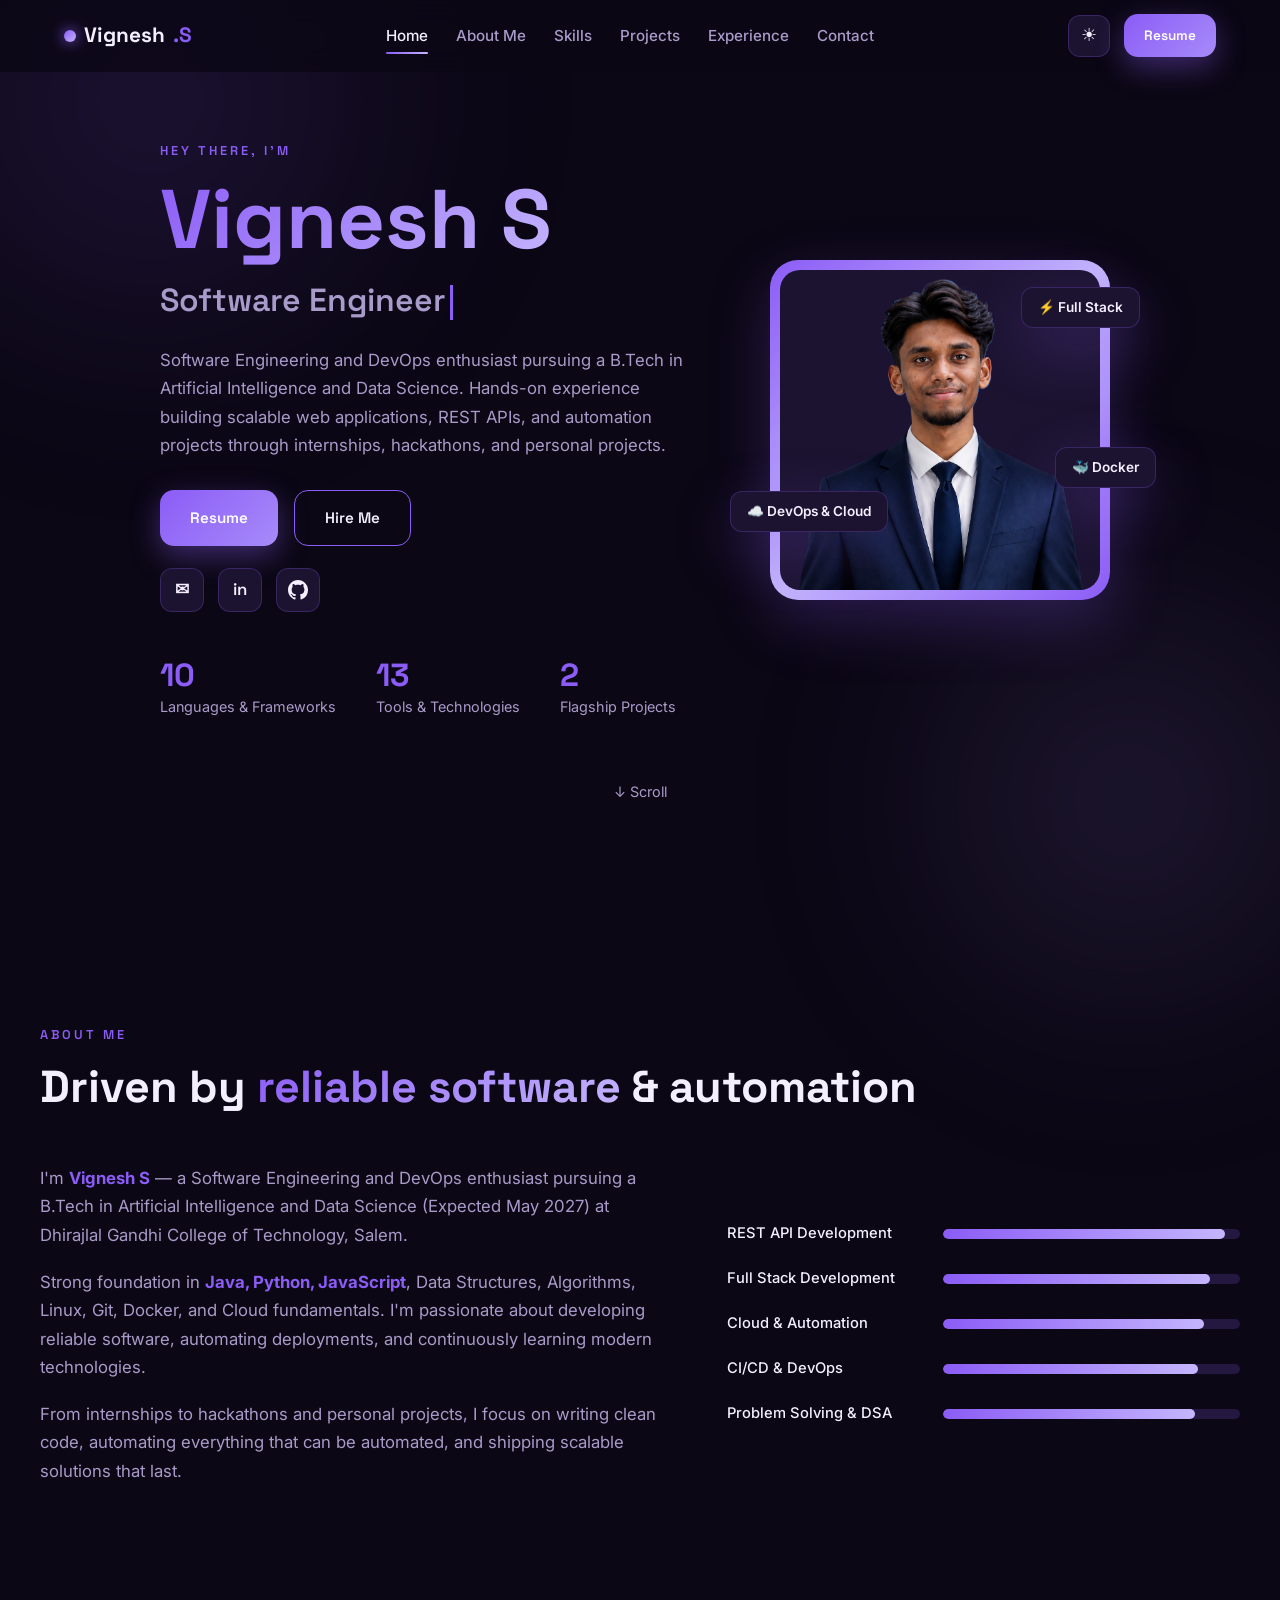
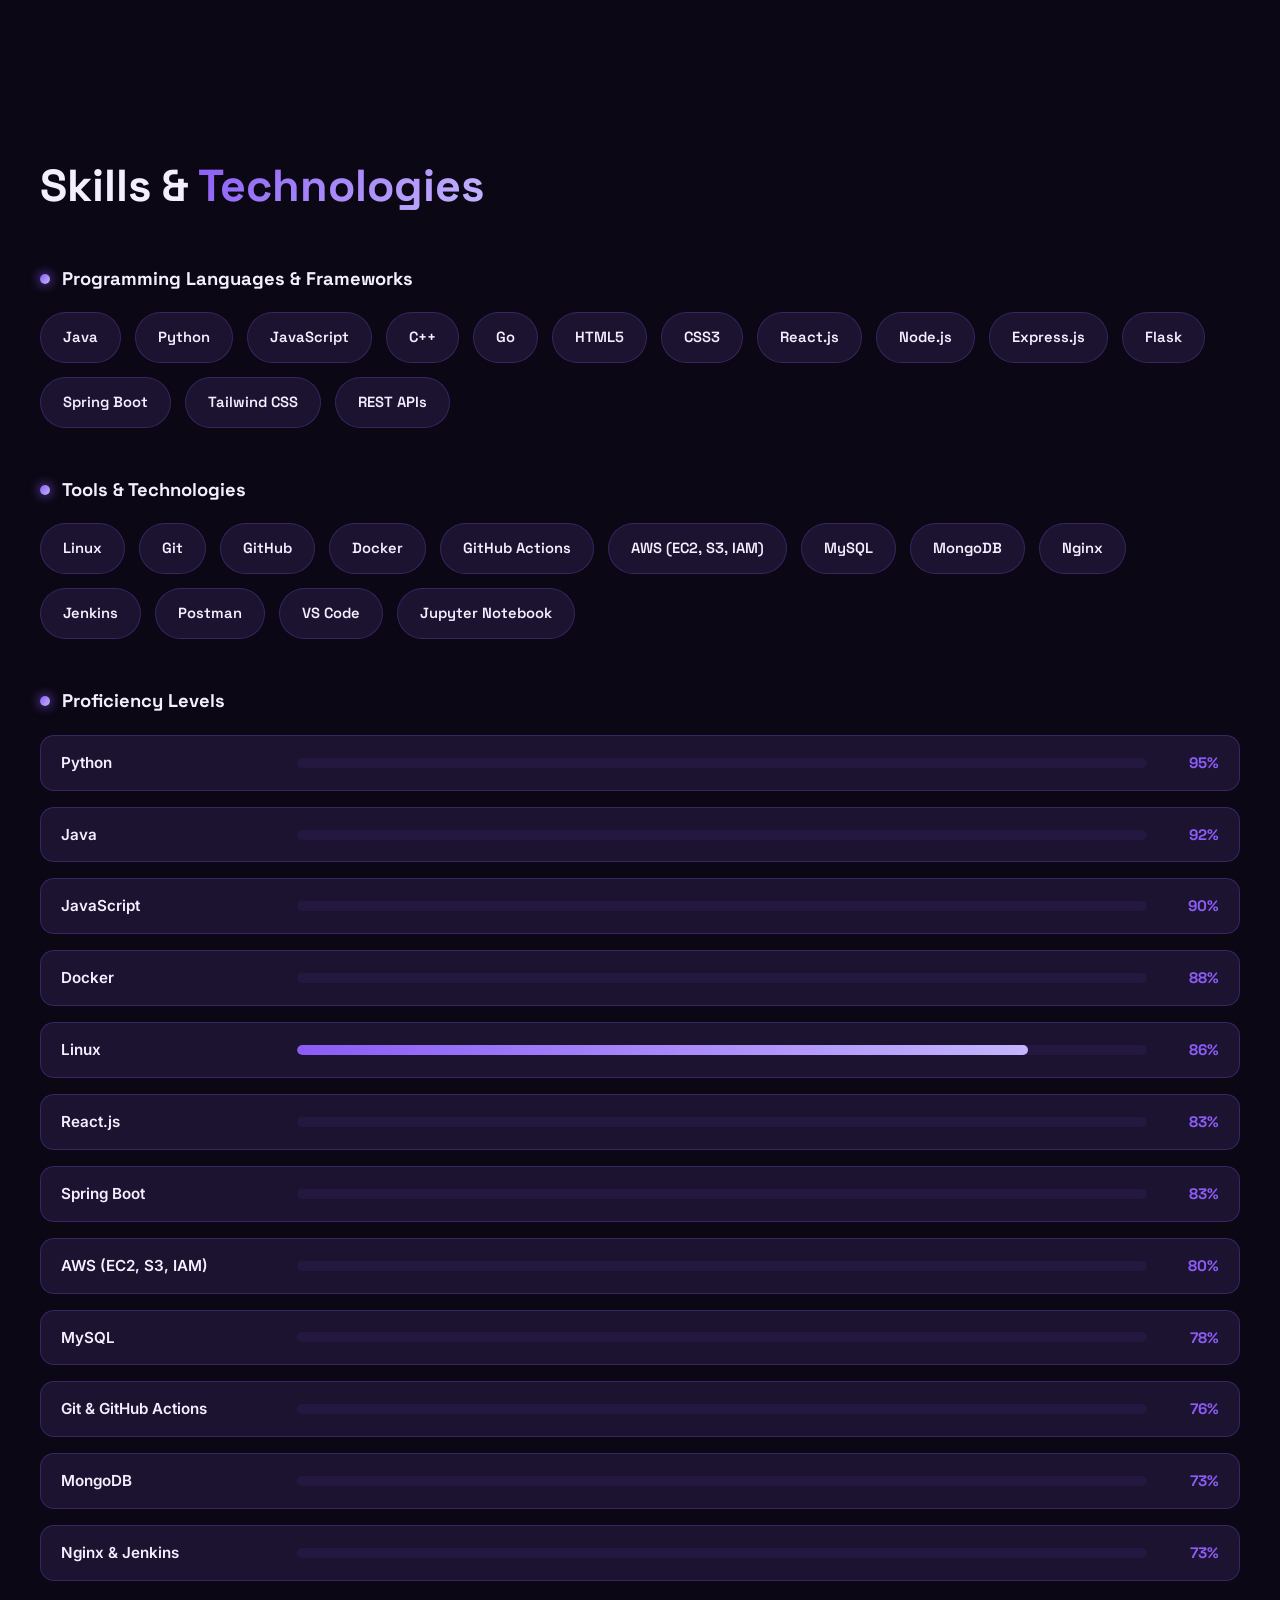
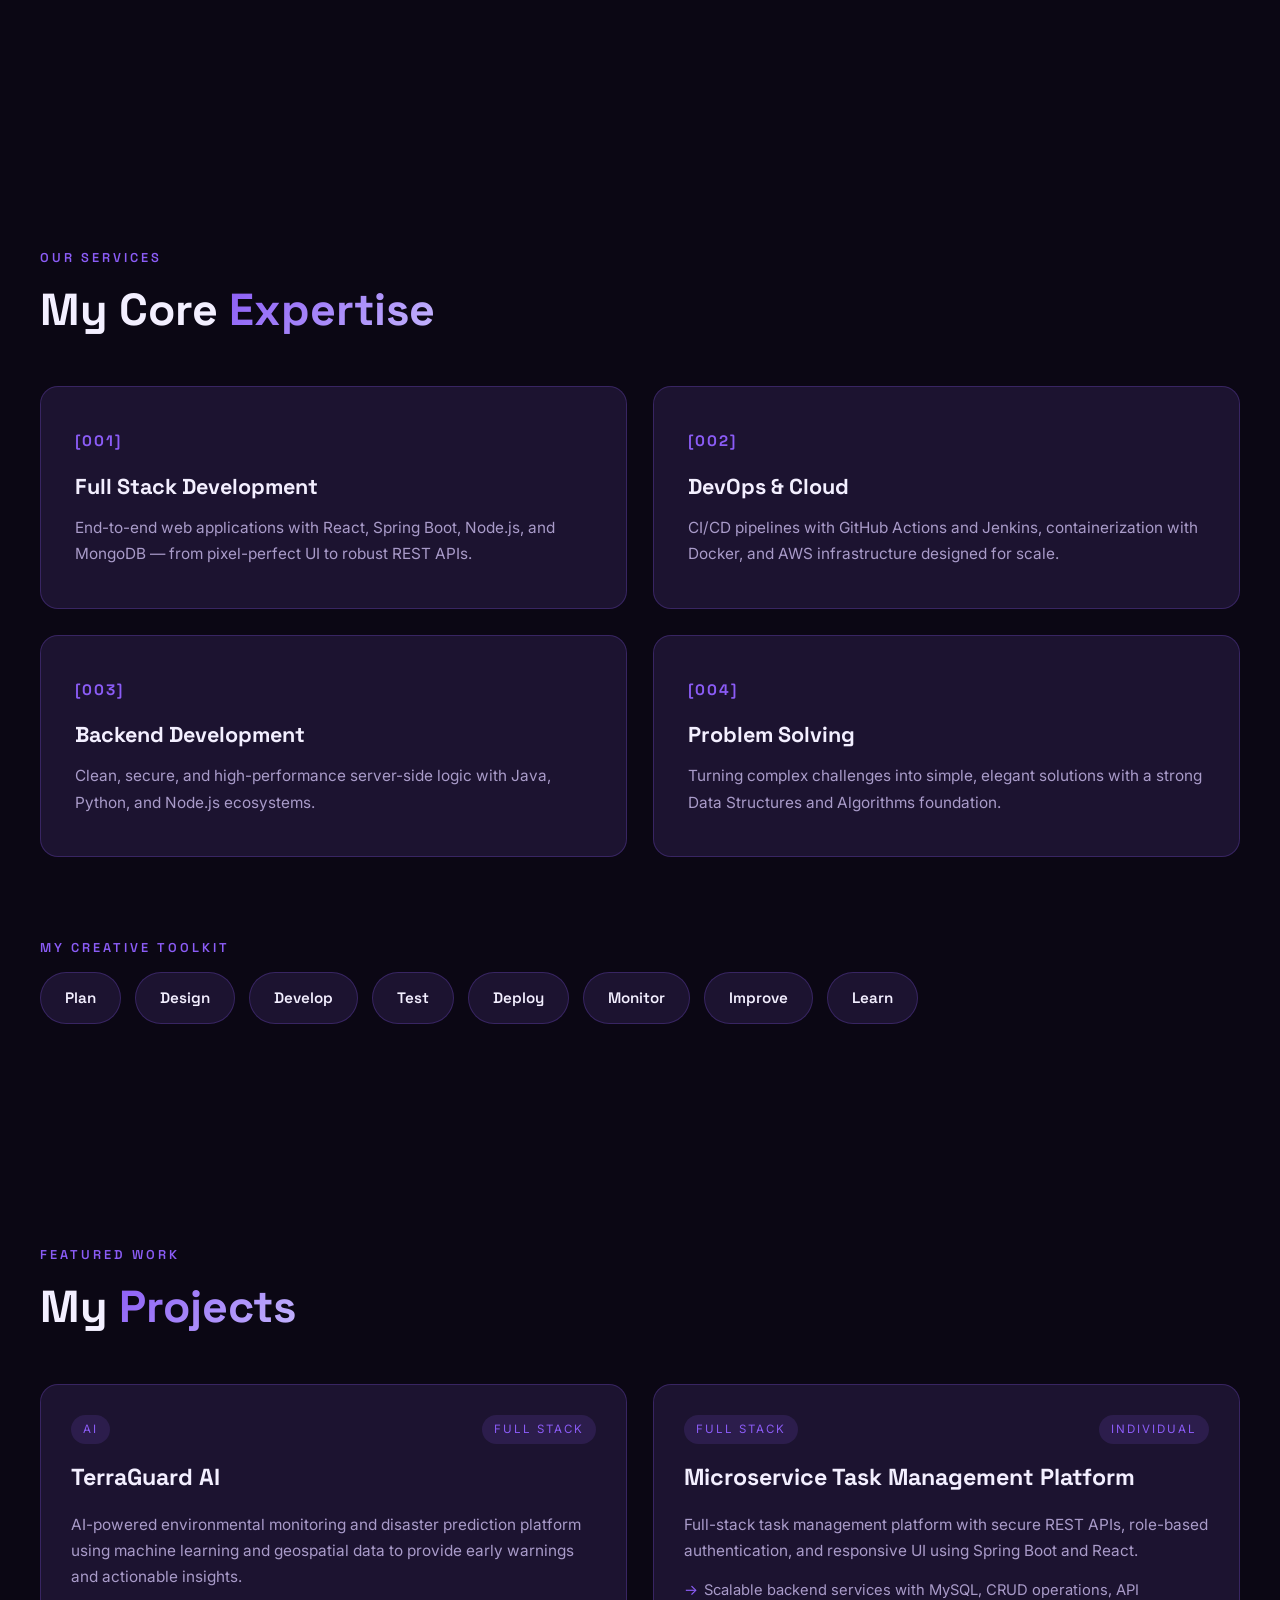
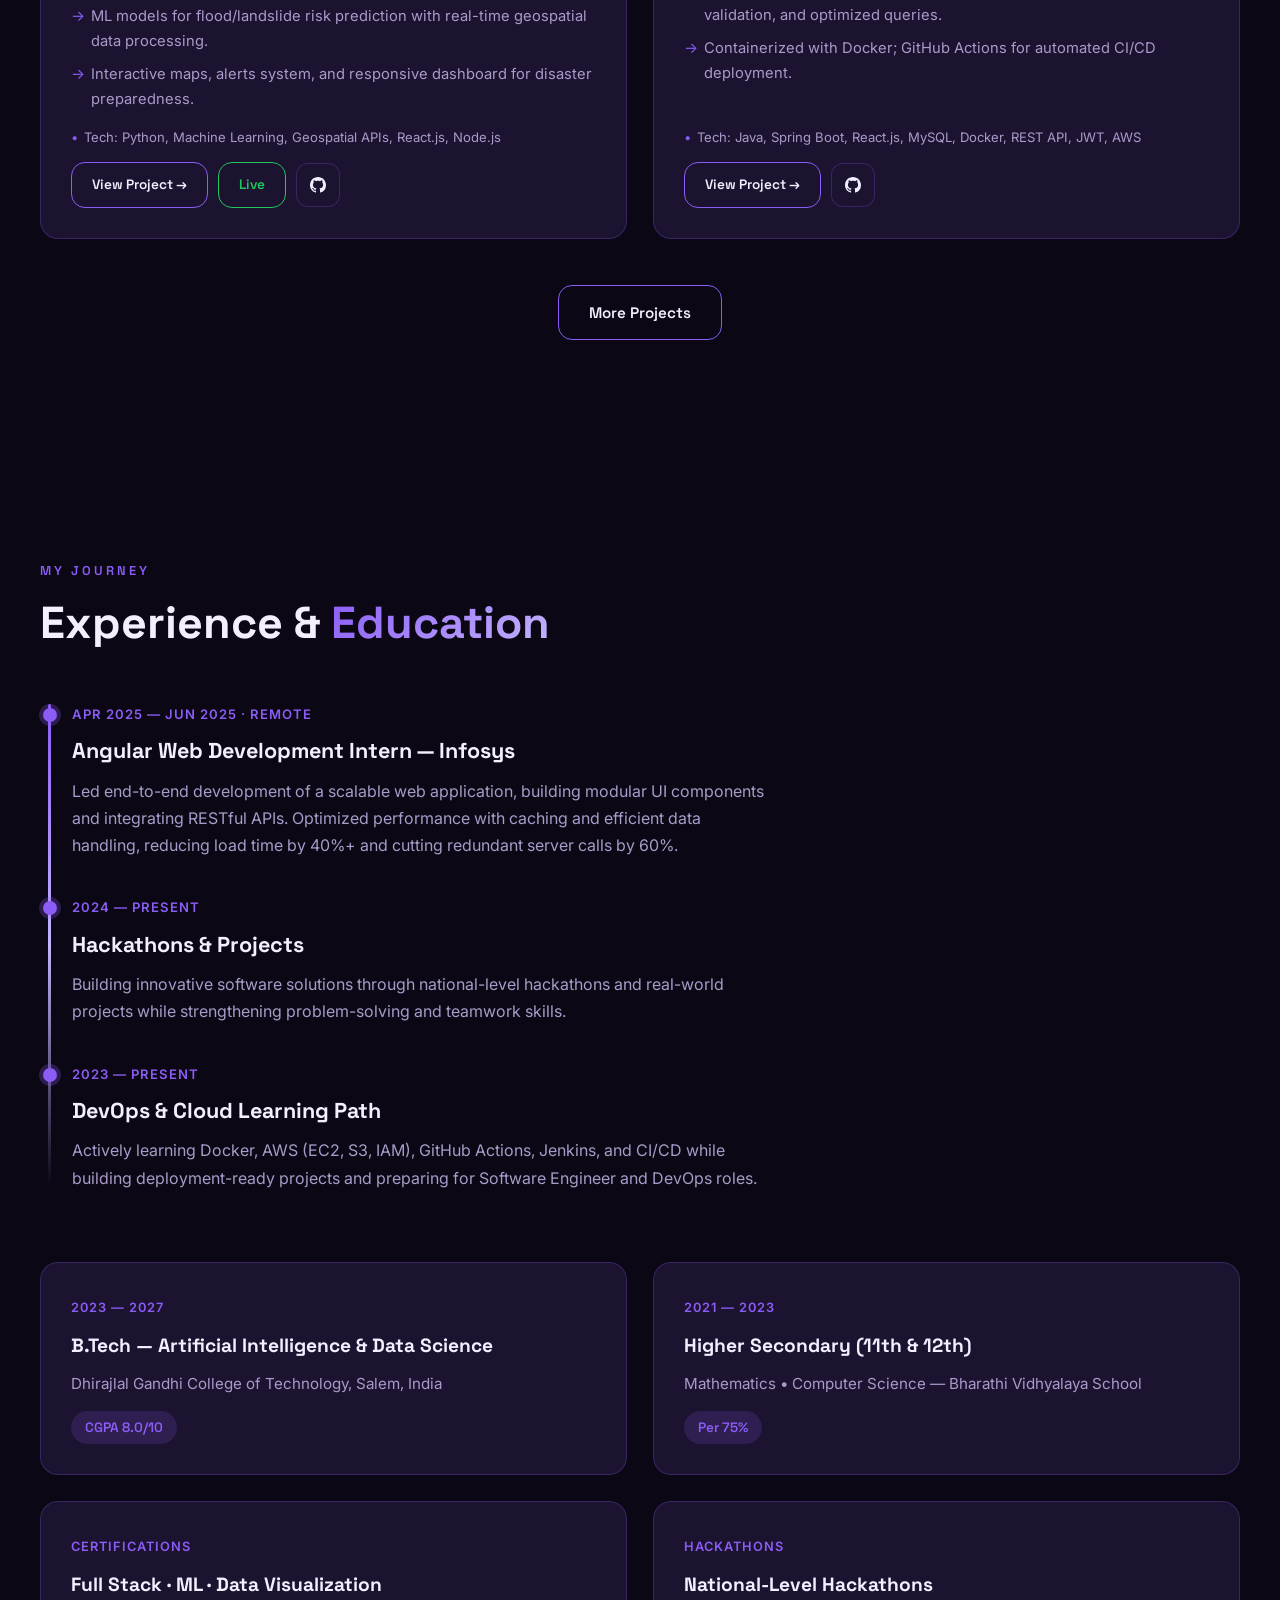
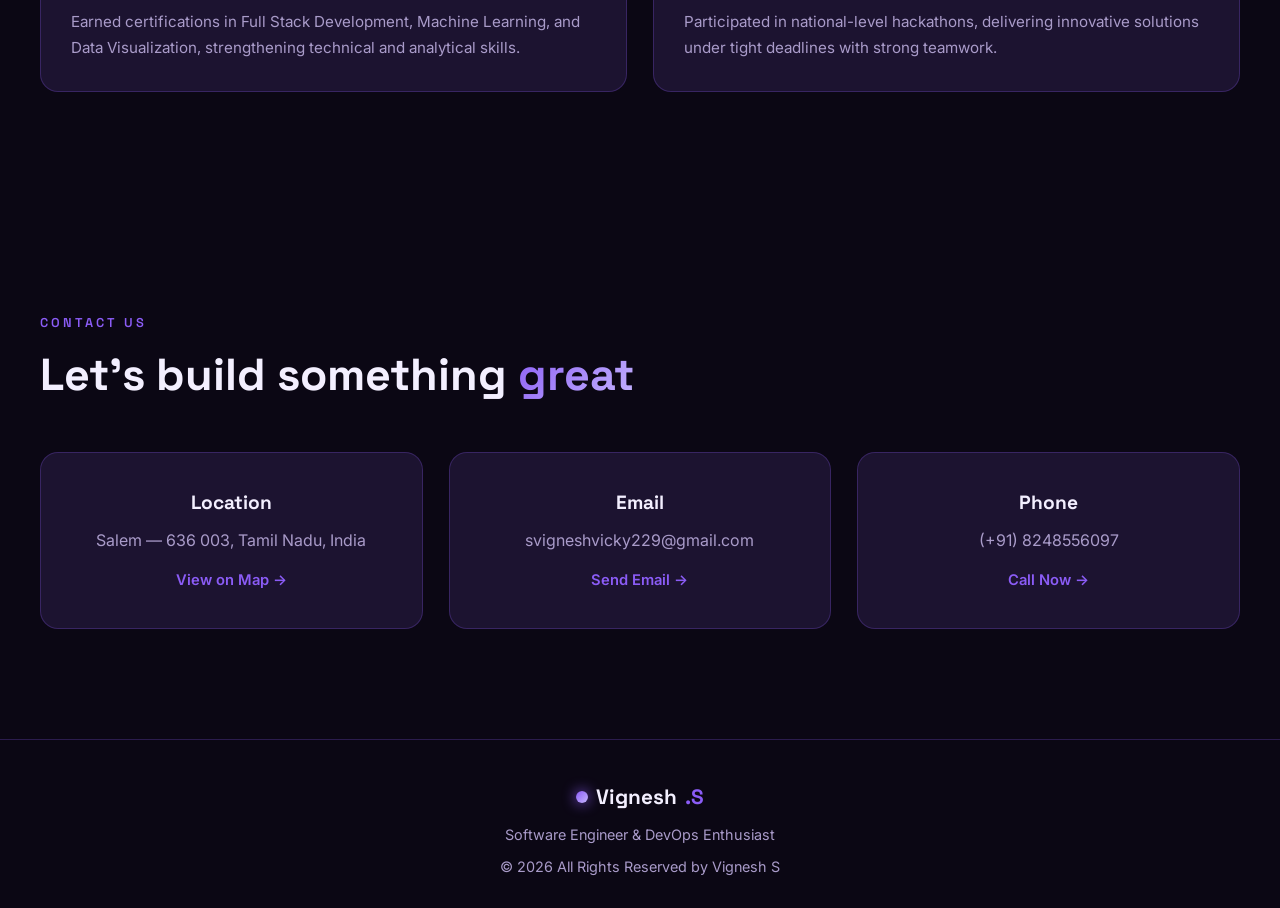
<file: index.html>
<!DOCTYPE html>
<html lang="en" data-theme="dark">
<head>
  <meta charset="UTF-8" />
  <meta name="viewport" content="width=device-width, initial-scale=1.0, viewport-fit=cover" />
  <title>Vignesh S — Software Engineering & DevOps</title>
  <meta name="description" content="Portfolio of Vignesh S, Software Engineering and DevOps enthusiast pursuing a B.Tech in Artificial Intelligence and Data Science." />
  <link rel="icon" type="image/png" href="assets/profile.png" />
  <link rel="preconnect" href="https://fonts.googleapis.com" />
  <link rel="preconnect" href="https://fonts.gstatic.com" crossorigin />
  <link href="https://fonts.googleapis.com/css2?family=Space+Grotesk:wght@400;500;600;700&family=Inter:wght@400;500;600&display=swap" rel="stylesheet" />
  <link rel="stylesheet" href="styles.css" />
</head>
<body>

  <div class="bg-glow bg-glow-1"></div>
  <div class="bg-glow bg-glow-2"></div>
  <canvas id="cursorTrail"></canvas>

  <header class="navbar">
    <div class="nav-inner">
      <a href="#hero" class="brand">
        <span class="brand-dot"></span> Vignesh<span class="brand-accent">.S</span>
      </a>
      <nav class="nav-links">
        <a href="#hero">Home</a>
        <a href="#about">About Me</a>
        <a href="#skills">Skills</a>
        <a href="#projects">Projects</a>
        <a href="#journey">Experience</a>
        <a href="#contact">Contact</a>
      </nav>
      <div class="nav-actions">
        <button id="themeToggle" class="theme-toggle" aria-label="Toggle theme">
          <span class="icon-sun">☀</span>
          <span class="icon-moon">☾</span>
        </button>
        <a href="assets/Vignesh-Resume.pdf" class="btn btn-primary btn-sm" download>Resume</a>
      </div>
      <button id="menuToggle" class="menu-toggle" aria-label="Menu">☰</button>
    </div>
  </header>

  <main>
    <section id="hero" class="section hero">
      <div class="hero-grid">
        <div class="hero-text reveal">
          <p class="eyebrow">Hey There, I'm</p>
          <h1 class="hero-title">
            <span class="gradient-text">Vignesh S</span>
          </h1>
          <h2 class="hero-roles"><span id="typed"></span><span class="caret"></span></h2>
          <p class="hero-desc">
            Software Engineering and DevOps enthusiast pursuing a B.Tech in Artificial Intelligence
            and Data Science. Hands-on experience building scalable web applications, REST APIs, and
            automation projects through internships, hackathons, and personal projects.
          </p>
          <div class="hero-actions">
            <a href="assets/Vignesh-Resume.pdf" class="btn btn-primary" download>Resume</a>
            <a href="https://mail.google.com/mail/?view=cm&fs=1&to=svigneshvicky229@gmail.com&su=Thank%20You%20for%20Visiting%20My%20Portfolio&body=Hello%2C%0D%0A%0D%0AThank%20you%20for%20taking%20the%20time%20to%20visit%20my%20portfolio%20and%20learn%20more%20about%20my%20work.%20I%20truly%20appreciate%20your%20interest.%0D%0A%0D%0AIf%20you%20believe%20my%20skills%20and%20projects%20align%20with%20your%20team%27s%20requirements%2C%20I%20would%20be%20excited%20to%20discuss%20how%20I%20can%20contribute%20as%20a%20Software%20Engineer%2C%20Full%20Stack%20Developer%2C%20or%20DevOps%20Engineer.%0D%0A%0D%0AThank%20you%20once%20again%20for%20your%20time%20and%20consideration.%20I%20look%20forward%20to%20connecting%20with%20you.%0D%0A%0D%0ABest%20regards%2C%0D%0AVignesh%20S" target="_blank" rel="noopener" class="btn btn-outline">Hire Me</a>
          </div>
          <div class="hero-socials">
            <a href="https://mail.google.com/mail/?view=cm&fs=1&to=svigneshvicky229@gmail.com&su=Thank%20You%20for%20Visiting%20My%20Portfolio&body=Hello%2C%0D%0A%0D%0AThank%20you%20for%20taking%20the%20time%20to%20visit%20my%20portfolio%20and%20learn%20more%20about%20my%20work.%20I%20truly%20appreciate%20your%20interest.%0D%0A%0D%0AIf%20you%20believe%20my%20skills%20and%20projects%20align%20with%20your%20team%27s%20requirements%2C%20I%20would%20be%20excited%20to%20discuss%20how%20I%20can%20contribute%20as%20a%20Software%20Engineer%2C%20Full%20Stack%20Developer%2C%20or%20DevOps%20Engineer.%0D%0A%0D%0AThank%20you%20once%20again%20for%20your%20time%20and%20consideration.%20I%20look%20forward%20to%20connecting%20with%20you.%0D%0A%0D%0ABest%20regards%2C%0D%0AVignesh%20S" target="_blank" rel="noopener" class="social-btn" title="Gmail">✉</a>
            <a href="https://www.linkedin.com/in/vignesh-s-v22092005/" target="_blank" rel="noopener" class="social-btn" title="LinkedIn">in</a>
            <a href="https://github.com/Vicky2-code" target="_blank" rel="noopener" class="social-btn" title="GitHub">
              <svg width="20" height="20" viewBox="0 0 16 16" fill="currentColor" aria-hidden="true"><path d="M8 0C3.58 0 0 3.58 0 8c0 3.54 2.29 6.53 5.47 7.59.4.07.55-.17.55-.38 0-.19-.01-.82-.01-1.49-2.01.37-2.53-.49-2.69-.94-.09-.23-.48-.94-.82-1.13-.28-.15-.68-.52-.01-.53.63-.01 1.08.58 1.23.82.72 1.21 1.87.87 2.33.66.07-.52.28-.87.51-1.07-1.78-.2-3.64-.89-3.64-3.95 0-.87.31-1.59.82-2.15-.08-.2-.36-1.02.08-2.12 0 0 .67-.21 2.2.82.64-.18 1.32-.27 2-.27s1.36.09 2 .27c1.53-1.04 2.2-.82 2.2-.82.44 1.1.16 1.92.08 2.12.51.56.82 1.27.82 2.15 0 3.07-1.87 3.75-3.65 3.95.29.25.54.73.54 1.48 0 1.07-.01 1.93-.01 2.2 0 .21.15.46.55.38A8.01 8.01 0 0 0 16 8c0-4.42-3.58-8-8-8z"/></svg>
            </a>
          </div>
          <div class="hero-stats">
            <div class="stat"><strong data-count="10">0</strong><span>Languages & Frameworks</span></div>
            <div class="stat"><strong data-count="13">0</strong><span>Tools & Technologies</span></div>
            <div class="stat"><strong data-count="2">0</strong><span>Flagship Projects</span></div>
          </div>
        </div>
        <div class="hero-visual reveal">
          <div class="profile-card">
            <div class="profile-ring">
              <img src="assets/profile-1x1.png" alt="Vignesh S" class="profile-img" />
            </div>
            <div class="floating-chip chip-1">⚡ Full Stack</div>
            <div class="floating-chip chip-2">☁️ DevOps & Cloud</div>
            <div class="floating-chip chip-3">🐳 Docker</div>
          </div>
        </div>
      </div>
      <a href="#about" class="scroll-hint">↓ Scroll</a>
    </section>

    <section id="about" class="section about">
      <div class="container">
        <p class="eyebrow reveal">About Me</p>
        <h2 class="section-title reveal">Driven by <span class="gradient-text">reliable software</span> &amp; automation</h2>
        <div class="about-grid">
          <div class="about-text reveal">
            <p>
              I'm <strong>Vignesh S</strong> — a Software Engineering and DevOps enthusiast pursuing
              a B.Tech in Artificial Intelligence and Data Science (Expected May 2027) at Dhirajlal
              Gandhi College of Technology, Salem.
            </p>
            <p>
              Strong foundation in <strong>Java, Python, JavaScript</strong>, Data Structures,
              Algorithms, Linux, Git, Docker, and Cloud fundamentals. I'm passionate about developing
              reliable software, automating deployments, and continuously learning modern technologies.
            </p>
            <p>
              From internships to hackathons and personal projects, I focus on writing clean code,
              automating everything that can be automated, and shipping scalable solutions that last.
            </p>
          </div>
          <div class="about-metrics reveal">
            <div class="metric-row"><span>REST API Development</span><span class="bar"><i style="--w:95%"></i></span></div>
            <div class="metric-row"><span>Full Stack Development</span><span class="bar"><i style="--w:90%"></i></span></div>
            <div class="metric-row"><span>Cloud & Automation</span><span class="bar"><i style="--w:88%"></i></span></div>
            <div class="metric-row"><span>CI/CD & DevOps</span><span class="bar"><i style="--w:86%"></i></span></div>
            <div class="metric-row"><span>Problem Solving & DSA</span><span class="bar"><i style="--w:85%"></i></span></div>
          </div>
        </div>
      </div>
    </section>

    <section id="skills" class="section skills">
      <div class="container">
        <p class="eyebrow reveal">My Tech Stack</p>
        <h2 class="section-title reveal">Skills &amp; <span class="gradient-text">Technologies</span></h2>

        <div class="skill-group reveal">
          <h3 class="skill-group-title">Programming Languages &amp; Frameworks</h3>
          <div class="chip-grid">
            <span class="chip">Java</span><span class="chip">Python</span><span class="chip">JavaScript</span>
            <span class="chip">C++</span><span class="chip">Go</span><span class="chip">HTML5</span>
            <span class="chip">CSS3</span><span class="chip">React.js</span><span class="chip">Node.js</span>
            <span class="chip">Express.js</span><span class="chip">Flask</span><span class="chip">Spring Boot</span>
            <span class="chip">Tailwind CSS</span><span class="chip">REST APIs</span>
          </div>
        </div>

        <div class="skill-group reveal">
          <h3 class="skill-group-title">Tools &amp; Technologies</h3>
          <div class="chip-grid">
            <span class="chip">Linux</span><span class="chip">Git</span><span class="chip">GitHub</span>
            <span class="chip">Docker</span><span class="chip">GitHub Actions</span><span class="chip">AWS (EC2, S3, IAM)</span>
            <span class="chip">MySQL</span><span class="chip">MongoDB</span><span class="chip">Nginx</span>
            <span class="chip">Jenkins</span><span class="chip">Postman</span><span class="chip">VS Code</span>
            <span class="chip">Jupyter Notebook</span>
          </div>
        </div>

        <div class="skill-group reveal">
          <h3 class="skill-group-title">Proficiency Levels</h3>
          <div class="skill-levels">
            <div class="skill-level" data-level="95"><span class="skill-name">Python</span><div class="skill-bar"><i></i></div><span class="skill-pct">0%</span></div>
            <div class="skill-level" data-level="92"><span class="skill-name">Java</span><div class="skill-bar"><i></i></div><span class="skill-pct">0%</span></div>
            <div class="skill-level" data-level="90"><span class="skill-name">JavaScript</span><div class="skill-bar"><i></i></div><span class="skill-pct">0%</span></div>
            <div class="skill-level" data-level="88"><span class="skill-name">Docker</span><div class="skill-bar"><i></i></div><span class="skill-pct">0%</span></div>
            <div class="skill-level" data-level="86"><span class="skill-name">Linux</span><div class="skill-bar"><i></i></div><span class="skill-pct">0%</span></div>
            <div class="skill-level" data-level="85"><span class="skill-name">React.js</span><div class="skill-bar"><i></i></div><span class="skill-pct">0%</span></div>
            <div class="skill-level" data-level="85"><span class="skill-name">Spring Boot</span><div class="skill-bar"><i></i></div><span class="skill-pct">0%</span></div>
            <div class="skill-level" data-level="82"><span class="skill-name">AWS (EC2, S3, IAM)</span><div class="skill-bar"><i></i></div><span class="skill-pct">0%</span></div>
            <div class="skill-level" data-level="80"><span class="skill-name">MySQL</span><div class="skill-bar"><i></i></div><span class="skill-pct">0%</span></div>
            <div class="skill-level" data-level="78"><span class="skill-name">Git &amp; GitHub Actions</span><div class="skill-bar"><i></i></div><span class="skill-pct">0%</span></div>
            <div class="skill-level" data-level="75"><span class="skill-name">MongoDB</span><div class="skill-bar"><i></i></div><span class="skill-pct">0%</span></div>
            <div class="skill-level" data-level="75"><span class="skill-name">Nginx &amp; Jenkins</span><div class="skill-bar"><i></i></div><span class="skill-pct">0%</span></div>
          </div>
        </div>
      </div>
    </section>

    <section id="services" class="section services">
      <div class="container">
        <p class="eyebrow reveal">Our services</p>
        <h2 class="section-title reveal">My Core <span class="gradient-text">Expertise</span></h2>
        <div class="services-grid">
          <article class="service-card reveal">
            <span class="service-num">[001]</span>
            <h3>Full Stack Development</h3>
            <p>End-to-end web applications with React, Spring Boot, Node.js, and MongoDB — from pixel-perfect UI to robust REST APIs.</p>
          </article>
          <article class="service-card reveal">
            <span class="service-num">[002]</span>
            <h3>DevOps &amp; Cloud</h3>
            <p>CI/CD pipelines with GitHub Actions and Jenkins, containerization with Docker, and AWS infrastructure designed for scale.</p>
          </article>
          <article class="service-card reveal">
            <span class="service-num">[003]</span>
            <h3>Backend Development</h3>
            <p>Clean, secure, and high-performance server-side logic with Java, Python, and Node.js ecosystems.</p>
          </article>
          <article class="service-card reveal">
            <span class="service-num">[004]</span>
            <h3>Problem Solving</h3>
            <p>Turning complex challenges into simple, elegant solutions with a strong Data Structures and Algorithms foundation.</p>
          </article>
        </div>

        <p class="eyebrow reveal" style="margin-top:5rem">My Creative Toolkit</p>
        <div class="toolkit reveal">
          <span>Plan</span><span>Design</span><span>Develop</span><span>Test</span><span>Deploy</span><span>Monitor</span><span>Improve</span><span>Learn</span>
        </div>
      </div>
    </section>

    <section id="projects" class="section works">
      <div class="container">
        <p class="eyebrow reveal">Featured Work</p>
        <h2 class="section-title reveal">My <span class="gradient-text">Projects</span></h2>
        <div class="works-grid">
          <article class="work-card reveal">
            <div class="work-top"><span class="work-tag">AI</span><span class="work-tag">Full Stack</span></div>
            <h3>TerraGuard AI</h3>
            <p>AI-powered environmental monitoring and disaster prediction platform using machine learning and geospatial data to provide early warnings and actionable insights.</p>
            <ul class="work-list">
              <li>ML models for flood/landslide risk prediction with real-time geospatial data processing.</li>
              <li>Interactive maps, alerts system, and responsive dashboard for disaster preparedness.</li>
            </ul>
            <div class="work-meta"><span>Tech: Python, Machine Learning, Geospatial APIs, React.js, Node.js</span></div>
            <div class="work-actions">
              <a href="https://github.com/Vicky2-code/terraguard-ai" target="_blank" rel="noopener" class="btn btn-outline btn-sm">View Project →</a>
              <a href="https://terraguard-ai-plum.vercel.app/dashboard" target="_blank" rel="noopener" class="btn btn-outline btn-sm btn-live">Live</a>
              <a href="https://github.com/Vicky2-code/terraguard-ai" target="_blank" rel="noopener" class="social-btn" title="GitHub">
                <svg width="16" height="16" viewBox="0 0 16 16" fill="currentColor" aria-hidden="true"><path d="M8 0C3.58 0 0 3.58 0 8c0 3.54 2.29 6.53 5.47 7.59.4.07.55-.17.55-.38 0-.19-.01-.82-.01-1.49-2.01.37-2.53-.49-2.69-.94-.09-.23-.48-.94-.82-1.13-.28-.15-.68-.52-.01-.53.63-.01 1.08.58 1.23.82.72 1.21 1.87.87 2.33.66.07-.52.28-.87.51-1.07-1.78-.2-3.64-.89-3.64-3.95 0-.87.31-1.59.82-2.15-.08-.2-.36-1.02.08-2.12 0 0 .67-.21 2.2.82.64-.18 1.32-.27 2-.27s1.36.09 2 .27c1.53-1.04 2.2-.82 2.2-.82.44 1.1.16 1.92.08 2.12.51.56.82 1.27.82 2.15 0 3.07-1.87 3.75-3.65 3.95.29.25.54.73.54 1.48 0 1.07-.01 1.93-.01 2.2 0 .21.15.46.55.38A8.01 8.01 0 0 0 16 8c0-4.42-3.58-8-8-8z"/></svg>
              </a>
            </div>
          </article>
          <article class="work-card reveal">
            <div class="work-top"><span class="work-tag">Full Stack</span><span class="work-tag">Individual</span></div>
            <h3>Microservice Task Management Platform</h3>
            <p>Full-stack task management platform with secure REST APIs, role-based authentication, and responsive UI using Spring Boot and React.</p>
            <ul class="work-list">
              <li>Scalable backend services with MySQL, CRUD operations, API validation, and optimized queries.</li>
              <li>Containerized with Docker; GitHub Actions for automated CI/CD deployment.</li>
            </ul>
            <div class="work-meta"><span>Tech: Java, Spring Boot, React.js, MySQL, Docker, REST API, JWT, AWS</span></div>
            <div class="work-actions">
              <a href="https://github.com/Vicky2-code/Microservice-task-management-platform" target="_blank" rel="noopener" class="btn btn-outline btn-sm">View Project →</a>
              <a href="https://github.com/Vicky2-code/Microservice-task-management-platform" target="_blank" rel="noopener" class="social-btn" title="GitHub">
                <svg width="16" height="16" viewBox="0 0 16 16" fill="currentColor" aria-hidden="true"><path d="M8 0C3.58 0 0 3.58 0 8c0 3.54 2.29 6.53 5.47 7.59.4.07.55-.17.55-.38 0-.19-.01-.82-.01-1.49-2.01.37-2.53-.49-2.69-.94-.09-.23-.48-.94-.82-1.13-.28-.15-.68-.52-.01-.53.63-.01 1.08.58 1.23.82.72 1.21 1.87.87 2.33.66.07-.52.28-.87.51-1.07-1.78-.2-3.64-.89-3.64-3.95 0-.87.31-1.59.82-2.15-.08-.2-.36-1.02.08-2.12 0 0 .67-.21 2.2.82.64-.18 1.32-.27 2-.27s1.36.09 2 .27c1.53-1.04 2.2-.82 2.2-.82.44 1.1.16 1.92.08 2.12.51.56.82 1.27.82 2.15 0 3.07-1.87 3.75-3.65 3.95.29.25.54.73.54 1.48 0 1.07-.01 1.93-.01 2.2 0 .21.15.46.55.38A8.01 8.01 0 0 0 16 8c0-4.42-3.58-8-8-8z"/></svg>
              </a>
            </div>
          </article>

        </div>

        <div class="works-more reveal">
          <a href="projects.html" class="btn btn-outline">More Projects</a>
        </div>
      </div>
    </section>

    <section id="journey" class="section journey">
      <div class="container">
        <p class="eyebrow reveal">My Journey</p>
        <h2 class="section-title reveal">Experience &amp; <span class="gradient-text">Education</span></h2>
        <div class="timeline">
          <div class="timeline-item reveal">
            <span class="tl-period">Apr 2025 — Jun 2025 · Remote</span>
            <h3>Angular Web Development Intern — Infosys</h3>
            <p>Led end-to-end development of a scalable web application, building modular UI components and integrating RESTful APIs. Optimized performance with caching and efficient data handling, reducing load time by 40%+ and cutting redundant server calls by 60%.</p>
          </div>
          <div class="timeline-item reveal">
            <span class="tl-period">2024 — Present</span>
            <h3>Hackathons &amp; Projects</h3>
            <p>Building innovative software solutions through national-level hackathons and real-world projects while strengthening problem-solving and teamwork skills.</p>
          </div>
          <div class="timeline-item reveal">
            <span class="tl-period">2023 — Present</span>
            <h3>DevOps &amp; Cloud Learning Path</h3>
            <p>Actively learning Docker, AWS (EC2, S3, IAM), GitHub Actions, Jenkins, and CI/CD while building deployment-ready projects and preparing for Software Engineer and DevOps roles.</p>
          </div>
        </div>

        <div class="edu-grid">
          <div class="edu-card reveal">
            <span class="edu-period">2023 — 2027</span>
            <h3>B.Tech — Artificial Intelligence &amp; Data Science</h3>
            <p>Dhirajlal Gandhi College of Technology, Salem, India</p>
            <span class="edu-score">CGPA 8.0/10</span>
          </div>
          <div class="edu-card reveal">
            <span class="edu-period">2021 — 2023</span>
            <h3>Higher Secondary (11th &amp; 12th)</h3>
            <p>Mathematics • Computer Science — Bharathi Vidhyalaya School</p>
            <span class="edu-score">Per 75%</span>
          </div>
          <div class="edu-card reveal">
            <span class="edu-period">Certifications</span>
            <h3>Full Stack · ML · Data Visualization</h3>
            <p>Earned certifications in Full Stack Development, Machine Learning, and Data Visualization, strengthening technical and analytical skills.</p>
          </div>
          <div class="edu-card reveal">
            <span class="edu-period">Hackathons</span>
            <h3>National-Level Hackathons</h3>
            <p>Participated in national-level hackathons, delivering innovative solutions under tight deadlines with strong teamwork.</p>
          </div>
        </div>
      </div>
    </section>

    <section id="contact" class="section contact">
      <div class="container">
        <p class="eyebrow reveal">Contact Us</p>
        <h2 class="section-title reveal">Let's build something <span class="gradient-text">great</span></h2>
        <div class="contact-grid">
          <div class="contact-card reveal">
            <h3>Location</h3>
            <p>Salem — 636 003, Tamil Nadu, India</p>
            <a href="https://www.google.com/maps" target="_blank" rel="noopener">View on Map →</a>
          </div>
          <div class="contact-card reveal">
            <h3>Email</h3>
            <p>svigneshvicky229@gmail.com</p>
            <a href="https://mail.google.com/mail/?view=cm&fs=1&to=svigneshvicky229@gmail.com&su=Thank%20You%20for%20Visiting%20My%20Portfolio&body=Hello%2C%0D%0A%0D%0AThank%20you%20for%20taking%20the%20time%20to%20visit%20my%20portfolio%20and%20learn%20more%20about%20my%20work.%20I%20truly%20appreciate%20your%20interest.%0D%0A%0D%0AIf%20you%20believe%20my%20skills%20and%20projects%20align%20with%20your%20team%27s%20requirements%2C%20I%20would%20be%20excited%20to%20discuss%20how%20I%20can%20contribute%20as%20a%20Software%20Engineer%2C%20Full%20Stack%20Developer%2C%20or%20DevOps%20Engineer.%0D%0A%0D%0AThank%20you%20once%20again%20for%20your%20time%20and%20consideration.%20I%20look%20forward%20to%20connecting%20with%20you.%0D%0A%0D%0ABest%20regards%2C%0D%0AVignesh%20S" target="_blank" rel="noopener">Send Email →</a>
          </div>
          <div class="contact-card reveal">
            <h3>Phone</h3>
            <p>(+91) 8248556097</p>
            <a href="tel:+918248556097">Call Now →</a>
          </div>
        </div>
      </div>
    </section>
  </main>

  <button id="scrollArrow" class="scroll-arrow" aria-label="Scroll">
    <svg id="arrowUp" width="22" height="22" viewBox="0 0 24 24" fill="none" stroke="currentColor" stroke-width="2.5" stroke-linecap="round" stroke-linejoin="round" aria-hidden="true"><path d="M12 19V5M5 12l7-7 7 7"/></svg>
    <svg id="arrowDown" width="22" height="22" viewBox="0 0 24 24" fill="none" stroke="currentColor" stroke-width="2.5" stroke-linecap="round" stroke-linejoin="round" aria-hidden="true"><path d="M12 5v14M19 12l-7 7-7-7"/></svg>
  </button>

  <footer class="footer">
    <div class="container footer-inner">
      <a href="#hero" class="brand"><span class="brand-dot"></span> Vignesh<span class="brand-accent">.S</span></a>
      <p>Software Engineer & DevOps Enthusiast</p>
      <p>© 2026 All Rights Reserved by Vignesh S</p>
    </div>
  </footer>

  <script src="script.js"></script>
</body>
</html>
</file>
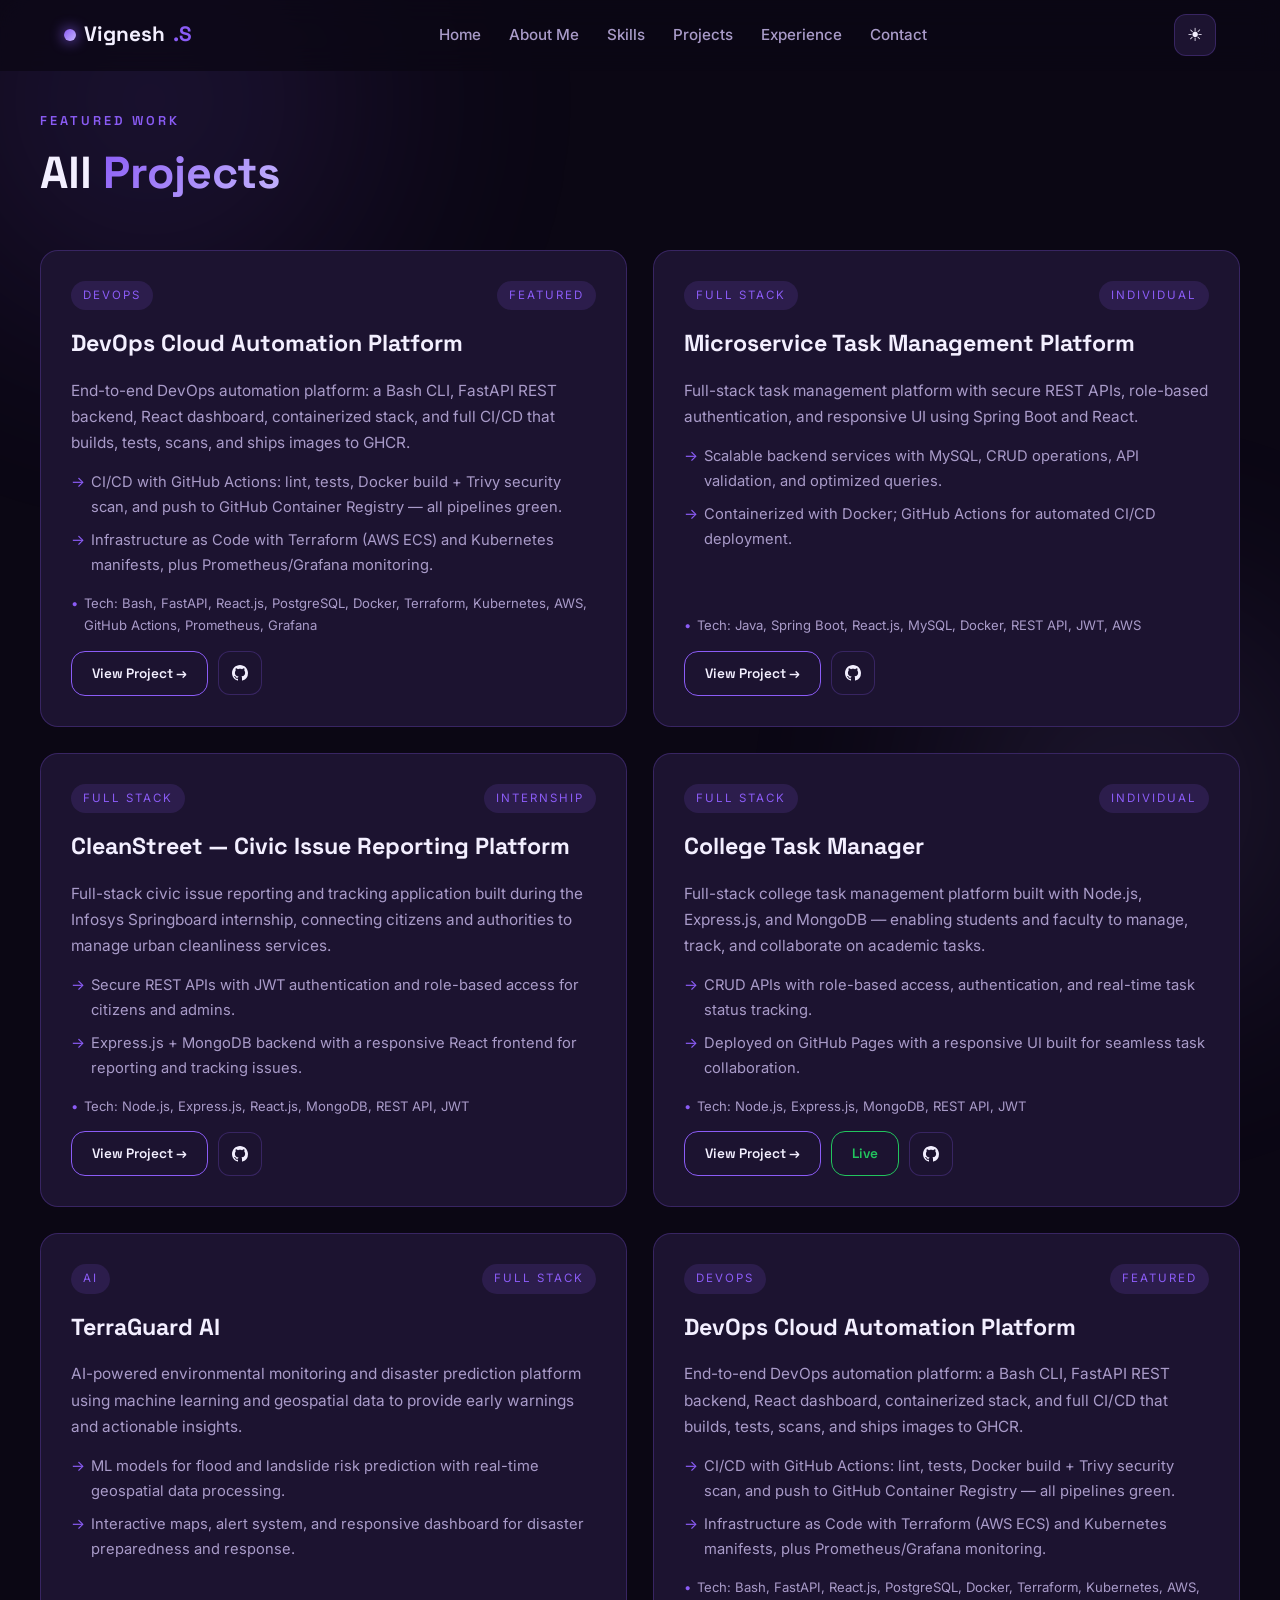
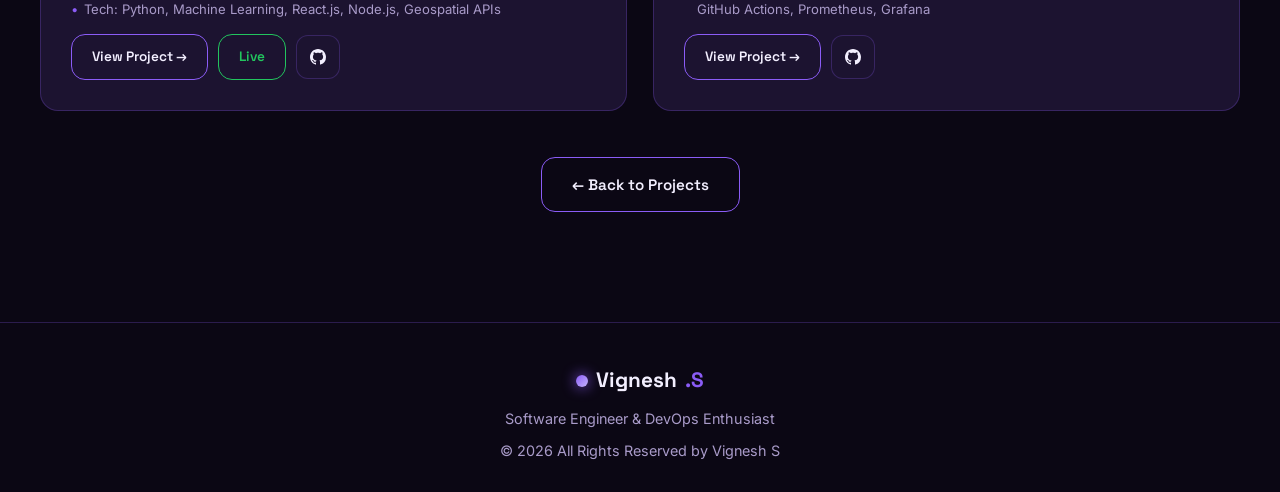
<file: projects.html>
<!DOCTYPE html>
<html lang="en" data-theme="dark">
<head>
  <meta charset="UTF-8" />
  <meta name="viewport" content="width=device-width, initial-scale=1.0, viewport-fit=cover" />
  <title>Projects — Vignesh S</title>
  <meta name="description" content="All projects by Vignesh S, Software Engineering and DevOps enthusiast." />
  <link rel="icon" type="image/png" href="assets/profile.png" />
  <link rel="preconnect" href="https://fonts.googleapis.com" />
  <link rel="preconnect" href="https://fonts.gstatic.com" crossorigin />
  <link href="https://fonts.googleapis.com/css2?family=Space+Grotesk:wght@400;500;600;700&family=Inter:wght@400;500;600&display=swap" rel="stylesheet" />
  <link rel="stylesheet" href="styles.css" />
</head>
<body>

  <div class="bg-glow bg-glow-1"></div>
  <div class="bg-glow bg-glow-2"></div>

  <header class="navbar">
    <div class="nav-inner">
      <a href="index.html" class="brand">
        <span class="brand-dot"></span> Vignesh<span class="brand-accent">.S</span>
      </a>
      <nav class="nav-links">
        <a href="index.html">Home</a>
        <a href="index.html#about">About Me</a>
        <a href="index.html#skills">Skills</a>
        <a href="index.html#projects">Projects</a>
        <a href="index.html#journey">Experience</a>
        <a href="index.html#contact">Contact</a>
      </nav>
      <div class="nav-actions">
        <button id="themeToggle" class="theme-toggle" aria-label="Toggle theme">
          <span class="icon-sun">☀</span>
          <span class="icon-moon">☾</span>
        </button>
      </div>
      <button id="menuToggle" class="menu-toggle" aria-label="Menu">☰</button>
    </div>
  </header>

  <main>
    <section id="projects" class="section works">
      <div class="container">
        <p class="eyebrow reveal">Featured Work</p>
        <h2 class="section-title reveal">All <span class="gradient-text">Projects</span></h2>
        <div class="works-grid">
          <article class="work-card reveal">
            <div class="work-top"><span class="work-tag">DevOps</span><span class="work-tag">Featured</span></div>
            <h3>DevOps Cloud Automation Platform</h3>
            <p>End-to-end DevOps automation platform: a Bash CLI, FastAPI REST backend, React dashboard, containerized stack, and full CI/CD that builds, tests, scans, and ships images to GHCR.</p>
            <ul class="work-list">
              <li>CI/CD with GitHub Actions: lint, tests, Docker build + Trivy security scan, and push to GitHub Container Registry — all pipelines green.</li>
              <li>Infrastructure as Code with Terraform (AWS ECS) and Kubernetes manifests, plus Prometheus/Grafana monitoring.</li>
            </ul>
            <div class="work-meta"><span>Tech: Bash, FastAPI, React.js, PostgreSQL, Docker, Terraform, Kubernetes, AWS, GitHub Actions, Prometheus, Grafana</span></div>
            <div class="work-actions">
              <a href="https://github.com/Vicky2-code/devops-platform" target="_blank" rel="noopener" class="btn btn-outline btn-sm">View Project →</a>
              <a href="https://github.com/Vicky2-code/devops-platform" target="_blank" rel="noopener" class="social-btn" title="GitHub">
                <svg width="16" height="16" viewBox="0 0 16 16" fill="currentColor" aria-hidden="true"><path d="M8 0C3.58 0 0 3.58 0 8c0 3.54 2.29 6.53 5.47 7.59.4.07.55-.17.55-.38 0-.19-.01-.82-.01-1.49-2.01.37-2.53-.49-2.69-.94-.09-.23-.48-.94-.82-1.13-.28-.15-.68-.52-.01-.53.63-.01 1.08.58 1.23.82.72 1.21 1.87.87 2.33.66.07-.52.28-.87.51-1.07-1.78-.2-3.64-.89-3.64-3.95 0-.87.31-1.59.82-2.15-.08-.2-.36-1.02.08-2.12 0 0 .67-.21 2.2.82.64-.18 1.32-.27 2-.27s1.36.09 2 .27c1.53-1.04 2.2-.82 2.2-.82.44 1.1.16 1.92.08 2.12.51.56.82 1.27.82 2.15 0 3.07-1.87 3.75-3.65 3.95.29.25.54.73.54 1.48 0 1.07-.01 1.93-.01 2.2 0 .21.15.46.55.38A8.01 8.01 0 0 0 16 8c0-4.42-3.58-8-8-8z"/></svg>
              </a>
            </div>
          </article>
          <article class="work-card reveal">
            <div class="work-top"><span class="work-tag">Full Stack</span><span class="work-tag">Individual</span></div>
            <h3>Microservice Task Management Platform</h3>
            <p>Full-stack task management platform with secure REST APIs, role-based authentication, and responsive UI using Spring Boot and React.</p>
            <ul class="work-list">
              <li>Scalable backend services with MySQL, CRUD operations, API validation, and optimized queries.</li>
              <li>Containerized with Docker; GitHub Actions for automated CI/CD deployment.</li>
            </ul>
            <div class="work-meta"><span>Tech: Java, Spring Boot, React.js, MySQL, Docker, REST API, JWT, AWS</span></div>
            <div class="work-actions">
              <a href="https://github.com/Vicky2-code/Microservice-task-management-platform" target="_blank" rel="noopener" class="btn btn-outline btn-sm">View Project →</a>
              <a href="https://github.com/Vicky2-code/Microservice-task-management-platform" target="_blank" rel="noopener" class="social-btn" title="GitHub">
                <svg width="16" height="16" viewBox="0 0 16 16" fill="currentColor" aria-hidden="true"><path d="M8 0C3.58 0 0 3.58 0 8c0 3.54 2.29 6.53 5.47 7.59.4.07.55-.17.55-.38 0-.19-.01-.82-.01-1.49-2.01.37-2.53-.49-2.69-.94-.09-.23-.48-.94-.82-1.13-.28-.15-.68-.52-.01-.53.63-.01 1.08.58 1.23.82.72 1.21 1.87.87 2.33.66.07-.52.28-.87.51-1.07-1.78-.2-3.64-.89-3.64-3.95 0-.87.31-1.59.82-2.15-.08-.2-.36-1.02.08-2.12 0 0 .67-.21 2.2.82.64-.18 1.32-.27 2-.27s1.36.09 2 .27c1.53-1.04 2.2-.82 2.2-.82.44 1.1.16 1.92.08 2.12.51.56.82 1.27.82 2.15 0 3.07-1.87 3.75-3.65 3.95.29.25.54.73.54 1.48 0 1.07-.01 1.93-.01 2.2 0 .21.15.46.55.38A8.01 8.01 0 0 0 16 8c0-4.42-3.58-8-8-8z"/></svg>
              </a>
            </div>
          </article>
          <article class="work-card reveal">
            <div class="work-top"><span class="work-tag">Full Stack</span><span class="work-tag">Internship</span></div>
            <h3>CleanStreet — Civic Issue Reporting Platform</h3>
            <p>Full-stack civic issue reporting and tracking application built during the Infosys Springboard internship, connecting citizens and authorities to manage urban cleanliness services.</p>
            <ul class="work-list">
              <li>Secure REST APIs with JWT authentication and role-based access for citizens and admins.</li>
              <li>Express.js + MongoDB backend with a responsive React frontend for reporting and tracking issues.</li>
            </ul>
            <div class="work-meta"><span>Tech: Node.js, Express.js, React.js, MongoDB, REST API, JWT</span></div>
            <div class="work-actions">
              <a href="https://github.com/Vicky2-code/CleanStreet-Infosys-Project" target="_blank" rel="noopener" class="btn btn-outline btn-sm">View Project →</a>
              <a href="https://github.com/Vicky2-code/CleanStreet-Infosys-Project" target="_blank" rel="noopener" class="social-btn" title="GitHub">
                <svg width="16" height="16" viewBox="0 0 16 16" fill="currentColor" aria-hidden="true"><path d="M8 0C3.58 0 0 3.58 0 8c0 3.54 2.29 6.53 5.47 7.59.4.07.55-.17.55-.38 0-.19-.01-.82-.01-1.49-2.01.37-2.53-.49-2.69-.94-.09-.23-.48-.94-.82-1.13-.28-.15-.68-.52-.01-.53.63-.01 1.08.58 1.23.82.72 1.21 1.87.87 2.33.66.07-.52.28-.87.51-1.07-1.78-.2-3.64-.89-3.64-3.95 0-.87.31-1.59.82-2.15-.08-.2-.36-1.02.08-2.12 0 0 .67-.21 2.2.82.64-.18 1.32-.27 2-.27s1.36.09 2 .27c1.53-1.04 2.2-.82 2.2-.82.44 1.1.16 1.92.08 2.12.51.56.82 1.27.82 2.15 0 3.07-1.87 3.75-3.65 3.95.29.25.54.73.54 1.48 0 1.07-.01 1.93-.01 2.2 0 .21.15.46.55.38A8.01 8.01 0 0 0 16 8c0-4.42-3.58-8-8-8z"/></svg>
              </a>
            </div>
          </article>
          <article class="work-card reveal">
            <div class="work-top"><span class="work-tag">Full Stack</span><span class="work-tag">Individual</span></div>
            <h3>College Task Manager</h3>
            <p>Full-stack college task management platform built with Node.js, Express.js, and MongoDB — enabling students and faculty to manage, track, and collaborate on academic tasks.</p>
            <ul class="work-list">
              <li>CRUD APIs with role-based access, authentication, and real-time task status tracking.</li>
              <li>Deployed on GitHub Pages with a responsive UI built for seamless task collaboration.</li>
            </ul>
            <div class="work-meta"><span>Tech: Node.js, Express.js, MongoDB, REST API, JWT</span></div>
            <div class="work-actions">
              <a href="https://github.com/Vicky2-code/college-task-manager" target="_blank" rel="noopener" class="btn btn-outline btn-sm">View Project →</a>
              <a href="https://vicky2-code.github.io/college-task-manager/" target="_blank" rel="noopener" class="btn btn-outline btn-sm btn-live">Live</a>
              <a href="https://github.com/Vicky2-code/college-task-manager" target="_blank" rel="noopener" class="social-btn" title="GitHub">
                <svg width="16" height="16" viewBox="0 0 16 16" fill="currentColor" aria-hidden="true"><path d="M8 0C3.58 0 0 3.58 0 8c0 3.54 2.29 6.53 5.47 7.59.4.07.55-.17.55-.38 0-.19-.01-.82-.01-1.49-2.01.37-2.53-.49-2.69-.94-.09-.23-.48-.94-.82-1.13-.28-.15-.68-.52-.01-.53.63-.01 1.08.58 1.23.82.72 1.21 1.87.87 2.33.66.07-.52.28-.87.51-1.07-1.78-.2-3.64-.89-3.64-3.95 0-.87.31-1.59.82-2.15-.08-.2-.36-1.02.08-2.12 0 0 .67-.21 2.2.82.64-.18 1.32-.27 2-.27s1.36.09 2 .27c1.53-1.04 2.2-.82 2.2-.82.44 1.1.16 1.92.08 2.12.51.56.82 1.27.82 2.15 0 3.07-1.87 3.75-3.65 3.95.29.25.54.73.54 1.48 0 1.07-.01 1.93-.01 2.2 0 .21.15.46.55.38A8.01 8.01 0 0 0 16 8c0-4.42-3.58-8-8-8z"/></svg>
              </a>
            </div>
          </article>
          <article class="work-card reveal">
            <div class="work-top"><span class="work-tag">AI</span><span class="work-tag">Full Stack</span></div>
            <h3>TerraGuard AI</h3>
            <p>AI-powered environmental monitoring and disaster prediction platform using machine learning and geospatial data to provide early warnings and actionable insights.</p>
            <ul class="work-list">
              <li>ML models for flood and landslide risk prediction with real-time geospatial data processing.</li>
              <li>Interactive maps, alert system, and responsive dashboard for disaster preparedness and response.</li>
            </ul>
            <div class="work-meta"><span>Tech: Python, Machine Learning, React.js, Node.js, Geospatial APIs</span></div>
            <div class="work-actions">
              <a href="https://github.com/Vicky2-code/terraguard-ai" target="_blank" rel="noopener" class="btn btn-outline btn-sm">View Project →</a>
              <a href="https://terraguard-ai-plum.vercel.app/dashboard" target="_blank" rel="noopener" class="btn btn-outline btn-sm btn-live">Live</a>
              <a href="https://github.com/Vicky2-code/terraguard-ai" target="_blank" rel="noopener" class="social-btn" title="GitHub">
                <svg width="16" height="16" viewBox="0 0 16 16" fill="currentColor" aria-hidden="true"><path d="M8 0C3.58 0 0 3.58 0 8c0 3.54 2.29 6.53 5.47 7.59.4.07.55-.17.55-.38 0-.19-.01-.82-.01-1.49-2.01.37-2.53-.49-2.69-.94-.09-.23-.48-.94-.82-1.13-.28-.15-.68-.52-.01-.53.63-.01 1.08.58 1.23.82.72 1.21 1.87.87 2.33.66.07-.52.28-.87.51-1.07-1.78-.2-3.64-.89-3.64-3.95 0-.87.31-1.59.82-2.15-.08-.2-.36-1.02.08-2.12 0 0 .67-.21 2.2.82.64-.18 1.32-.27 2-.27s1.36.09 2 .27c1.53-1.04 2.2-.82 2.2-.82.44 1.1.16 1.92.08 2.12.51.56.82 1.27.82 2.15 0 3.07-1.87 3.75-3.65 3.95.29.25.54.73.54 1.48 0 1.07-.01 1.93-.01 2.2 0 .21.15.46.55.38A8.01 8.01 0 0 0 16 8c0-4.42-3.58-8-8-8z"/></svg>
              </a>
            </div>
          </article>
          <article class="work-card reveal">
            <div class="work-top"><span class="work-tag">DevOps</span><span class="work-tag">Featured</span></div>
            <h3>DevOps Cloud Automation Platform</h3>
            <p>End-to-end DevOps automation platform: a Bash CLI, FastAPI REST backend, React dashboard, containerized stack, and full CI/CD that builds, tests, scans, and ships images to GHCR.</p>
            <ul class="work-list">
              <li>CI/CD with GitHub Actions: lint, tests, Docker build + Trivy security scan, and push to GitHub Container Registry — all pipelines green.</li>
              <li>Infrastructure as Code with Terraform (AWS ECS) and Kubernetes manifests, plus Prometheus/Grafana monitoring.</li>
            </ul>
            <div class="work-meta"><span>Tech: Bash, FastAPI, React.js, PostgreSQL, Docker, Terraform, Kubernetes, AWS, GitHub Actions, Prometheus, Grafana</span></div>
            <div class="work-actions">
              <a href="https://github.com/Vicky2-code/devops-platform" target="_blank" rel="noopener" class="btn btn-outline btn-sm">View Project →</a>
              <a href="https://github.com/Vicky2-code/devops-platform" target="_blank" rel="noopener" class="social-btn" title="GitHub">
                <svg width="16" height="16" viewBox="0 0 16 16" fill="currentColor" aria-hidden="true"><path d="M8 0C3.58 0 0 3.58 0 8c0 3.54 2.29 6.53 5.47 7.59.4.07.55-.17.55-.38 0-.19-.01-.82-.01-1.49-2.01.37-2.53-.49-2.69-.94-.09-.23-.48-.94-.82-1.13-.28-.15-.68-.52-.01-.53.63-.01 1.08.58 1.23.82.72 1.21 1.87.87 2.33.66.07-.52.28-.87.51-1.07-1.78-.2-3.64-.89-3.64-3.95 0-.87.31-1.59.82-2.15-.08-.2-.36-1.02.08-2.12 0 0 .67-.21 2.2.82.64-.18 1.32-.27 2-.27s1.36.09 2 .27c1.53-1.04 2.2-.82 2.2-.82.44 1.1.16 1.92.08 2.12.51.56.82 1.27.82 2.15 0 3.07-1.87 3.75-3.65 3.95.29.25.54.73.54 1.48 0 1.07-.01 1.93-.01 2.2 0 .21.15.46.55.38A8.01 8.01 0 0 0 16 8c0-4.42-3.58-8-8-8z"/></svg>
              </a>
            </div>
          </article>
        </div>

        <div class="works-more reveal">
          <a href="index.html#projects" class="btn btn-outline">← Back to Projects</a>
        </div>
      </div>
    </section>
  </main>

  <button id="scrollArrow" class="scroll-arrow" aria-label="Scroll">
    <svg id="arrowUp" width="22" height="22" viewBox="0 0 24 24" fill="none" stroke="currentColor" stroke-width="2.5" stroke-linecap="round" stroke-linejoin="round" aria-hidden="true"><path d="M12 19V5M5 12l7-7 7 7"/></svg>
    <svg id="arrowDown" width="22" height="22" viewBox="0 0 24 24" fill="none" stroke="currentColor" stroke-width="2.5" stroke-linecap="round" stroke-linejoin="round" aria-hidden="true"><path d="M12 5v14M19 12l-7 7-7-7"/></svg>
  </button>

  <footer class="footer">
    <div class="container footer-inner">
      <a href="index.html" class="brand"><span class="brand-dot"></span> Vignesh<span class="brand-accent">.S</span></a>
      <p>Software Engineer & DevOps Enthusiast</p>
      <p>© 2026 All Rights Reserved by Vignesh S</p>
    </div>
  </footer>

  <script src="script.js"></script>
</body>
</html>
</file>
<file: styles.css>
:root {
  --accent: #8b5cf6;
  --accent-2: #a78bfa;
  --accent-3: #c4b5fd;
  --bg: #0b0714;
  --bg-2: #150e26;
  --card: #1c1330;
  --card-2: #241740;
  --text: #f3efff;
  --muted: #a99bc9;
  --border: rgba(139, 92, 246, 0.25);
  --shadow: 0 20px 60px rgba(139, 92, 246, 0.25);
  --radius: 18px;
  --font-head: 'Space Grotesk', sans-serif;
  --font-body: 'Inter', sans-serif;
}

[data-theme="light"] {
  --bg: #faf8ff;
  --bg-2: #f0ebff;
  --card: #ffffff;
  --card-2: #efe9ff;
  --text: #1c1330;
  --muted: #5f5485;
  --border: rgba(124, 58, 237, 0.2);
  --shadow: 0 20px 60px rgba(124, 58, 237, 0.18);
}

* { margin: 0; padding: 0; box-sizing: border-box; }

html {
  scroll-behavior: smooth;
  -webkit-text-size-adjust: 100%;
  text-size-adjust: 100%;
  -webkit-tap-highlight-color: transparent;
}

body {
  font-family: var(--font-body);
  background: var(--bg);
  color: var(--text);
  line-height: 1.7;
  overflow-x: hidden;
  transition: background 0.4s ease, color 0.4s ease;
  cursor: url("data:image/svg+xml,%3Csvg%20xmlns='http://www.w3.org/2000/svg'%20width='24'%20height='24'%20viewBox='0%200%2024%2024'%20fill='none'%3E%3Ccircle%20cx='12'%20cy='12'%20r='5'%20fill='%238b5cf6'%20fill-opacity='0.15'%20stroke='%238b5cf6'%20stroke-width='1.5'/%3E%3Ccircle%20cx='12'%20cy='12'%20r='1.2'%20fill='%23a78bfa'/%3E%3Cpath%20d='M12%202v4M12%2018v4M2%2012h4M18%2012h4'%20stroke='%238b5cf6'%20stroke-width='2'%20stroke-linecap='round'/%3E%3C/svg%3E") 12 12, auto;
}
body a, body button, body .chip, body .social-btn, body .theme-toggle, body .menu-toggle, body .toolkit span {
  cursor: url("data:image/svg+xml,%3Csvg%20xmlns='http://www.w3.org/2000/svg'%20width='24'%20height='24'%20viewBox='0%200%2024%2024'%20fill='none'%3E%3Ccircle%20cx='12'%20cy='12'%20r='6'%20fill='%238b5cf6'%20fill-opacity='0.2'%20stroke='%23a78bfa'%20stroke-width='1.5'/%3E%3Ccircle%20cx='12'%20cy='12'%20r='1.5'%20fill='%23c4b5fd'/%3E%3Cpath%20d='M12%201v4M12%2019v4M1%2012h4M19%2012h4'%20stroke='%238b5cf6'%20stroke-width='2.2'%20stroke-linecap='round'/%3E%3C/svg%3E") 12 12, pointer;
}

::selection { background: var(--accent); color: #fff; }

/* ---------- Cursor trail ---------- */
#cursorTrail {
  position: fixed;
  inset: 0;
  z-index: 9999;
  pointer-events: none;
}

/* ---------- Background glow ---------- */
.bg-glow {
  position: fixed;
  border-radius: 50%;
  filter: blur(120px);
  opacity: 0.22;
  pointer-events: none;
  z-index: -1;
  background: radial-gradient(circle, var(--accent), transparent 70%);
}
.bg-glow-1 { width: 600px; height: 600px; top: -200px; left: -150px; }
.bg-glow-2 { width: 500px; height: 500px; bottom: -150px; right: -100px; background: radial-gradient(circle, var(--accent-2), transparent 70%); }

/* ---------- Navbar ---------- */
.navbar {
  position: fixed;
  top: 0; left: 0; right: 0;
  z-index: 100;
  background: color-mix(in srgb, var(--bg) 75%, transparent);
  backdrop-filter: blur(14px);
  border-bottom: 1px solid transparent;
  transition: border-color 0.3s, box-shadow 0.3s, background 0.4s;
}
.navbar.scrolled {
  border-bottom: 1px solid var(--border);
  box-shadow: 0 8px 30px rgba(0, 0, 0, 0.25);
}
.nav-inner {
  max-width: 1200px;
  margin: 0 auto;
  padding: 14px 24px;
  display: flex;
  align-items: center;
  justify-content: space-between;
  gap: 16px;
}
.brand {
  font-family: var(--font-head);
  font-weight: 700;
  font-size: 1.3rem;
  text-decoration: none;
  color: var(--text);
  display: flex;
  align-items: center;
  gap: 8px;
}
.brand-dot {
  width: 12px; height: 12px;
  border-radius: 50%;
  background: linear-gradient(135deg, var(--accent), var(--accent-3));
  box-shadow: 0 0 14px var(--accent);
}
.brand-accent { color: var(--accent); }

.nav-links { display: flex; gap: 28px; }
.nav-links a {
  color: var(--muted);
  text-decoration: none;
  font-size: 0.95rem;
  font-weight: 500;
  position: relative;
  transition: color 0.25s;
}
.nav-links a::after {
  content: '';
  position: absolute;
  left: 0; bottom: -6px;
  width: 0; height: 2px;
  background: linear-gradient(90deg, var(--accent), var(--accent-3));
  border-radius: 2px;
  transition: width 0.3s;
}
.nav-links a:hover, .nav-links a.active { color: var(--text); }
.nav-links a:hover::after, .nav-links a.active::after { width: 100%; }

.nav-actions { display: flex; align-items: center; gap: 14px; }

.theme-toggle {
  width: 42px; height: 42px;
  border-radius: 12px;
  border: 1px solid var(--border);
  background: var(--card);
  color: var(--text);
  font-size: 1.1rem;
  cursor: pointer;
  display: grid;
  place-items: center;
  transition: transform 0.3s, background 0.3s;
}
.theme-toggle:hover { transform: rotate(20deg) scale(1.05); background: var(--card-2); }
[data-theme="light"] .icon-sun { display: none; }
[data-theme="dark"] .icon-moon { display: none; }

.menu-toggle {
  display: none;
  background: none;
  border: 1px solid var(--border);
  color: var(--text);
  font-size: 1.3rem;
  width: 42px; height: 42px;
  border-radius: 12px;
  cursor: pointer;
}

/* ---------- Buttons ---------- */
.btn {
  display: inline-flex;
  align-items: center;
  justify-content: center;
  gap: 8px;
  padding: 14px 30px;
  border-radius: 14px;
  font-family: var(--font-head);
  font-weight: 600;
  font-size: 0.95rem;
  text-decoration: none;
  cursor: pointer;
  transition: transform 0.25s, box-shadow 0.25s, background 0.25s, color 0.25s, border-color 0.25s;
}
.btn-primary {
  background: linear-gradient(135deg, var(--accent), var(--accent-2));
  color: #fff;
  border: none;
  box-shadow: 0 10px 30px rgba(139, 92, 246, 0.4);
}
.btn-primary:hover { transform: translateY(-3px); box-shadow: 0 16px 40px rgba(139, 92, 246, 0.55); }
.btn-outline {
  background: transparent;
  color: var(--text);
  border: 1.5px solid var(--accent);
}
.btn-outline:hover { background: color-mix(in srgb, var(--accent) 14%, transparent); transform: translateY(-3px); }
.btn-sm { padding: 10px 20px; font-size: 0.85rem; }

/* ---------- Sections ---------- */
.section { position: relative; padding: 110px 24px; }
.container { max-width: 1200px; margin: 0 auto; }

.eyebrow {
  color: var(--accent);
  font-family: var(--font-head);
  font-weight: 600;
  text-transform: uppercase;
  letter-spacing: 3px;
  font-size: 0.8rem;
  margin-bottom: 14px;
}
.section-title {
  font-family: var(--font-head);
  font-size: clamp(1.8rem, 4vw, 2.8rem);
  font-weight: 700;
  line-height: 1.2;
  margin-bottom: 50px;
}
.gradient-text {
  background: linear-gradient(135deg, var(--accent), var(--accent-3));
  -webkit-background-clip: text;
  background-clip: text;
  -webkit-text-fill-color: transparent;
  color: transparent;
}

/* ---------- Hero ---------- */
.hero {
  min-height: 100vh;
  min-height: 100svh;
  display: flex;
  flex-direction: column;
  justify-content: center;
  padding-top: 140px;
}
.hero-grid {
  max-width: 1200px;
  margin: 0 auto;
  display: grid;
  grid-template-columns: 1.2fr 0.8fr;
  gap: 60px;
  align-items: center;
}
.hero-title {
  font-family: var(--font-head);
  font-size: clamp(2.8rem, 7vw, 5.2rem);
  line-height: 1.05;
  font-weight: 700;
  margin: 6px 0 10px;
}
.hero-roles {
  font-family: var(--font-head);
  font-size: clamp(1.3rem, 3vw, 2rem);
  color: var(--muted);
  min-height: 2.4rem;
  font-weight: 600;
}
.caret {
  display: inline-block;
  width: 3px; height: 1.1em;
  background: var(--accent);
  margin-left: 4px;
  vertical-align: text-bottom;
  animation: blink 0.85s steps(1) infinite;
}
@keyframes blink { 50% { opacity: 0; } }

.hero-desc { margin: 18px 0 30px; color: var(--muted); max-width: 540px; font-size: 1.05rem; }
.hero-actions { display: flex; gap: 16px; flex-wrap: wrap; }

.hero-socials { display: flex; gap: 14px; margin-top: 22px; }
.social-btn {
  width: 44px; height: 44px;
  display: grid;
  place-items: center;
  border-radius: 12px;
  border: 1px solid var(--border);
  background: var(--card);
  color: var(--text);
  text-decoration: none;
  font-family: var(--font-head);
  font-weight: 600;
  font-size: 1.05rem;
  transition: transform 0.3s, background 0.3s, color 0.3s, box-shadow 0.3s;
}
.social-btn:hover {
  transform: translateY(-4px);
  background: linear-gradient(135deg, var(--accent), var(--accent-2));
  color: #fff;
  box-shadow: 0 10px 30px rgba(139, 92, 246, 0.4);
}

.hero-stats { display: flex; gap: 40px; margin-top: 46px; }
.stat strong {
  font-family: var(--font-head);
  font-size: 2rem;
  color: var(--accent);
  display: block;
  line-height: 1.1;
}
.stat span { color: var(--muted); font-size: 0.9rem; }

.hero-visual { display: flex; justify-content: center; align-items: center; width: 100%; }
.profile-card { position: relative; display: flex; justify-content: center; }
.profile-ring {
  width: 340px; height: 340px;
  max-width: 82vw;
  max-height: 82vw;
  border-radius: 28px;
  padding: 10px;
  background: linear-gradient(135deg, var(--accent), var(--accent-3), var(--accent));
  box-shadow: var(--shadow);
  animation: float 6s ease-in-out infinite;
  display: grid;
  place-items: center;
}
.profile-img {
  width: 100%; height: 100%;
  object-fit: cover;
  border-radius: 20px;
  background: var(--card);
}
@keyframes float {
  0%, 100% { transform: translateY(0); }
  50% { transform: translateY(-16px); }
}

.floating-chip {
  position: absolute;
  background: var(--card);
  border: 1px solid var(--border);
  padding: 8px 16px;
  border-radius: 12px;
  font-size: 0.85rem;
  font-weight: 600;
  box-shadow: var(--shadow);
  animation: float 5s ease-in-out infinite;
  white-space: nowrap;
  overflow: hidden;
  cursor: default;
  transition: transform 0.3s, box-shadow 0.3s, border-color 0.3s, color 0.3s;
}
.floating-chip::after {
  content: '';
  position: absolute;
  top: 0; left: -75%;
  width: 50%;
  height: 100%;
  background: linear-gradient(90deg, transparent, rgba(255, 255, 255, 0.35), transparent);
  transform: skewX(-20deg);
  transition: left 0.5s ease;
}
.floating-chip:hover {
  color: #fff;
  border-color: var(--accent);
  box-shadow: 0 12px 30px rgba(139, 92, 246, 0.5);
  transform: translateY(-2px) scale(1.06);
  background: linear-gradient(135deg, var(--accent), var(--accent-2));
}
.floating-chip:hover::after { left: 120%; }
.chip-1 { top: 8%; right: -30px; animation-delay: 0s; }
.chip-2 { bottom: 20%; left: -40px; animation-delay: 1.2s; }
.chip-3 { top: 55%; right: -46px; animation-delay: 2.1s; }

.scroll-hint {
  display: block;
  margin: 60px auto 0;
  width: max-content;
  color: var(--muted);
  text-decoration: none;
  font-size: 0.9rem;
  animation: bob 2s ease-in-out infinite;
}
@keyframes bob { 0%, 100% { transform: translateY(0); } 50% { transform: translateY(8px); } }

/* ---------- About ---------- */
.about-grid {
  display: grid;
  grid-template-columns: 1.1fr 0.9fr;
  gap: 60px;
  align-items: center;
}
.about-text p { color: var(--muted); margin-bottom: 18px; font-size: 1.05rem; }
.about-text strong { color: var(--accent); }
.metric-row { display: grid; grid-template-columns: 200px 1fr; align-items: center; gap: 16px; margin-bottom: 20px; }
.metric-row span:first-child { color: var(--text); font-size: 0.92rem; font-weight: 500; }
.bar {
  height: 10px;
  background: var(--card-2);
  border-radius: 8px;
  overflow: hidden;
}
.bar i, .skill-bar i {
  display: block;
  height: 100%;
  width: 0;
  border-radius: 8px;
  background: linear-gradient(90deg, var(--accent), var(--accent-3));
  transition: width 1.4s cubic-bezier(0.22, 1, 0.36, 1);
}

/* ---------- Skills ---------- */
.skill-group { margin-bottom: 46px; }
.skill-group-title {
  font-family: var(--font-head);
  font-size: 1.15rem;
  margin-bottom: 18px;
  display: flex;
  align-items: center;
  gap: 12px;
}
.skill-group-title::before {
  content: '';
  width: 10px; height: 10px;
  border-radius: 50%;
  background: linear-gradient(135deg, var(--accent), var(--accent-3));
  box-shadow: 0 0 12px var(--accent);
}
.chip-grid { display: flex; flex-wrap: wrap; gap: 14px; }
.chip {
  position: relative;
  padding: 12px 22px;
  background: var(--card);
  border: 1px solid var(--border);
  border-radius: 100px;
  font-family: var(--font-head);
  font-weight: 600;
  font-size: 0.92rem;
  overflow: hidden;
  transition: transform 0.35s cubic-bezier(0.22, 1, 0.36, 1), background 0.35s ease, color 0.35s ease, box-shadow 0.35s ease, border-color 0.35s ease;
  cursor: default;
}
.chip::after {
  content: '';
  position: absolute;
  top: 0; left: -75%;
  width: 50%;
  height: 100%;
  background: linear-gradient(90deg, transparent, rgba(255, 255, 255, 0.35), transparent);
  transform: skewX(-20deg);
  transition: left 0.55s ease;
}
.chip:hover {
  transform: translateY(-4px) scale(1.05);
  background: linear-gradient(135deg, var(--accent), var(--accent-2));
  color: #fff;
  border-color: transparent;
  box-shadow: 0 10px 30px rgba(139, 92, 246, 0.4);
}
.chip:hover::after { left: 120%; }

.skill-levels {
  display: grid;
  grid-template-columns: 1fr;
  gap: 16px;
}
.skill-level {
  display: grid;
  grid-template-columns: 220px 1fr 56px;
  align-items: center;
  gap: 16px;
  padding: 14px 20px;
  background: var(--card);
  border: 1px solid var(--border);
  border-radius: 14px;
  transition: transform 0.3s, box-shadow 0.3s, background 0.3s;
}
.skill-level:hover { transform: translateY(-3px); box-shadow: var(--shadow); background: var(--card-2); }
.skill-level .skill-name { font-weight: 600; font-size: 0.95rem; }
.skill-level .skill-pct {
  font-family: var(--font-head);
  font-weight: 700;
  color: var(--accent);
  font-size: 0.95rem;
  text-align: right;
}
.skill-level .skill-bar { height: 10px; background: var(--card-2); border-radius: 8px; overflow: hidden; }
.skill-level .skill-bar i {
  display: block;
  height: 100%;
  width: 0;
  border-radius: 8px;
  background: linear-gradient(90deg, var(--accent), var(--accent-3));
  transition: width 1.6s cubic-bezier(0.22, 1, 0.36, 1);
}

/* ---------- Services ---------- */
.services-grid { display: grid; grid-template-columns: repeat(2, 1fr); gap: 26px; }
.service-card {
  position: relative;
  background: var(--card);
  border: 1px solid var(--border);
  border-radius: var(--radius);
  padding: 40px 34px;
  overflow: hidden;
  transition: transform 0.3s, box-shadow 0.3s, border-color 0.3s;
}
.service-card:hover { transform: translateY(-6px); box-shadow: var(--shadow); border-color: var(--accent); }
.service-card::before {
  content: '';
  position: absolute;
  inset: 0 0 auto 0;
  height: 3px;
  background: linear-gradient(90deg, var(--accent), var(--accent-3));
  transform: scaleX(0);
  transform-origin: left;
  transition: transform 0.4s;
}
.service-card:hover::before { transform: scaleX(1); }
.service-num {
  font-family: var(--font-head);
  color: var(--accent);
  font-weight: 700;
  font-size: 0.95rem;
  letter-spacing: 2px;
}
.service-card h3 { font-family: var(--font-head); font-size: 1.35rem; margin: 14px 0 10px; }
.service-card p { color: var(--muted); font-size: 0.96rem; }

.toolkit {
  display: flex;
  flex-wrap: wrap;
  gap: 14px;
}
.toolkit span {
  position: relative;
  padding: 12px 24px;
  background: var(--card);
  border: 1px solid var(--border);
  border-radius: 100px;
  font-family: var(--font-head);
  font-weight: 600;
  font-size: 0.95rem;
  overflow: hidden;
  transition: transform 0.35s cubic-bezier(0.22, 1, 0.36, 1), background 0.35s ease, color 0.35s ease, box-shadow 0.35s ease;
  cursor: default;
}
.toolkit span::after {
  content: '';
  position: absolute;
  top: 0; left: -75%;
  width: 50%;
  height: 100%;
  background: linear-gradient(90deg, transparent, rgba(255, 255, 255, 0.35), transparent);
  transform: skewX(-20deg);
  transition: left 0.55s ease;
}
.toolkit span:hover {
  transform: translateY(-4px) scale(1.05);
  background: linear-gradient(135deg, var(--accent), var(--accent-2));
  color: #fff;
  box-shadow: 0 10px 30px rgba(139, 92, 246, 0.4);
}
.toolkit span:hover::after { left: 120%; }

/* ---------- Works / Projects ---------- */
.works-grid { display: grid; grid-template-columns: repeat(2, 1fr); gap: 26px; }
.works-more { text-align: center; margin-top: 46px; }
.work-card {
  background: var(--card);
  border: 1px solid var(--border);
  border-radius: var(--radius);
  padding: 30px;
  display: flex;
  flex-direction: column;
  gap: 14px;
  transition: transform 0.3s, box-shadow 0.3s, border-color 0.3s;
}
.work-card:hover { transform: translateY(-6px); box-shadow: var(--shadow); border-color: var(--accent); }
.work-top { display: flex; justify-content: space-between; align-items: center; gap: 10px; flex-wrap: wrap; }
.work-tag {
  font-size: 0.72rem;
  letter-spacing: 2px;
  text-transform: uppercase;
  color: var(--accent);
  background: color-mix(in srgb, var(--accent) 14%, transparent);
  padding: 5px 12px;
  border-radius: 100px;
}
.work-card h3 { font-family: var(--font-head); font-size: 1.45rem; }
.work-card p { color: var(--muted); font-size: 0.96rem; }
.work-actions { display: flex; align-items: center; gap: 10px; margin-top: auto; }
.btn-live { color: #22c55e; border-color: #22c55e; }
.btn-live:hover { background: #22c55e; color: #fff; }
.work-list { list-style: none; display: flex; flex-direction: column; gap: 8px; flex: 1; }
.work-list li {
  color: var(--muted);
  font-size: 0.92rem;
  padding-left: 20px;
  position: relative;
}
.work-list li::before {
  content: '→';
  position: absolute;
  left: 0;
  color: var(--accent);
}
.work-meta { display: flex; flex-direction: column; gap: 4px; color: var(--muted); font-size: 0.82rem; }
.work-meta span { display: flex; gap: 6px; }
.work-meta span::before { content: '•'; color: var(--accent); }

/* ---------- Journey ---------- */
.timeline { position: relative; padding-left: 32px; margin-bottom: 70px; }
.timeline::before {
  content: '';
  position: absolute;
  left: 8px; top: 4px; bottom: 4px;
  width: 3px;
  background: linear-gradient(180deg, var(--accent), var(--accent-3), transparent);
  border-radius: 3px;
}
.timeline-item { position: relative; margin-bottom: 34px; }
.timeline-item::before {
  content: '';
  position: absolute;
  left: -32px; top: 8px;
  width: 14px; height: 14px;
  border-radius: 50%;
  background: var(--accent);
  box-shadow: 0 0 0 4px color-mix(in srgb, var(--accent) 25%, transparent);
  margin-left: 3px;
}
.tl-period {
  color: var(--accent);
  font-size: 0.82rem;
  font-weight: 600;
  letter-spacing: 1px;
  text-transform: uppercase;
}
.timeline-item h3 { font-family: var(--font-head); font-size: 1.35rem; margin: 6px 0 8px; }
.timeline-item p { color: var(--muted); max-width: 700px; }

.edu-grid { display: grid; grid-template-columns: repeat(2, 1fr); gap: 26px; }
.edu-card {
  background: var(--card);
  border: 1px solid var(--border);
  border-radius: var(--radius);
  padding: 30px;
  transition: transform 0.3s, box-shadow 0.3s, border-color 0.3s;
}
.edu-card:hover { transform: translateY(-6px); box-shadow: var(--shadow); border-color: var(--accent); }
.edu-period { color: var(--accent); font-size: 0.8rem; font-weight: 600; letter-spacing: 1px; text-transform: uppercase; }
.edu-card h3 { font-family: var(--font-head); font-size: 1.2rem; margin: 10px 0 8px; }
.edu-card p { color: var(--muted); font-size: 0.95rem; }
.edu-score {
  display: inline-block;
  margin-top: 14px;
  padding: 5px 14px;
  border-radius: 100px;
  background: color-mix(in srgb, var(--accent) 16%, transparent);
  color: var(--accent);
  font-family: var(--font-head);
  font-weight: 600;
  font-size: 0.85rem;
}

/* ---------- Contact ---------- */
.contact-grid { display: grid; grid-template-columns: repeat(3, 1fr); gap: 26px; }
.contact-card {
  background: var(--card);
  border: 1px solid var(--border);
  border-radius: var(--radius);
  padding: 34px;
  text-align: center;
  transition: transform 0.3s, box-shadow 0.3s, border-color 0.3s;
}
.contact-card:hover { transform: translateY(-6px); box-shadow: var(--shadow); border-color: var(--accent); }
.contact-card h3 { font-family: var(--font-head); font-size: 1.2rem; margin-bottom: 8px; }
.contact-card p { color: var(--muted); margin-bottom: 12px; word-break: break-word; }
.contact-card a { color: var(--accent); text-decoration: none; font-weight: 600; font-size: 0.92rem; }
.contact-card a:hover { text-decoration: underline; }

/* ---------- Scroll arrow ---------- */
.scroll-arrow {
  position: fixed;
  right: 24px;
  bottom: 24px;
  z-index: 90;
  width: 54px;
  height: 54px;
  border-radius: 50%;
  border: 1px solid var(--border);
  background: var(--card);
  color: var(--accent);
  display: grid;
  place-items: center;
  cursor: pointer;
  box-shadow: var(--shadow);
  opacity: 0;
  visibility: hidden;
  transform: translateY(16px);
  transition: opacity 0.3s, visibility 0.3s, transform 0.3s, background 0.3s, color 0.3s, box-shadow 0.3s;
}
.scroll-arrow.show { opacity: 1; visibility: visible; transform: translateY(0); }
.scroll-arrow:hover {
  background: linear-gradient(135deg, var(--accent), var(--accent-2));
  color: #fff;
  box-shadow: 0 12px 36px rgba(139, 92, 246, 0.5);
}
.scroll-arrow svg { position: absolute; transition: opacity 0.3s, transform 0.3s; }
#arrowDown { opacity: 0; transform: scale(0.6); }
.scroll-arrow.down #arrowUp { opacity: 0; transform: scale(0.6); }
.scroll-arrow.down #arrowDown { opacity: 1; transform: scale(1); }

/* ---------- Footer ---------- */
.footer {
  border-top: 1px solid var(--border);
  padding: 40px 24px;
  text-align: center;
}
.footer-inner { display: flex; flex-direction: column; gap: 8px; align-items: center; }
.footer p { color: var(--muted); font-size: 0.9rem; }

/* ---------- Reveal animations ---------- */
.reveal {
  opacity: 0;
  transform: translateY(40px);
  transition: opacity 0.8s cubic-bezier(0.22, 1, 0.36, 1), transform 0.8s cubic-bezier(0.22, 1, 0.36, 1);
}
.reveal.visible { opacity: 1; transform: translateY(0); }
.reveal:nth-child(2) { transition-delay: 0.1s; }
.reveal:nth-child(3) { transition-delay: 0.2s; }
.reveal:nth-child(4) { transition-delay: 0.3s; }

/* ---------- Responsive ---------- */

/* Tablets portrait & large phones */
@media (max-width: 1024px) {
  .nav-links { gap: 20px; }
  .hero-grid { gap: 40px; }
  .profile-ring { width: 300px; height: 300px; }
  .about-grid { gap: 40px; }
  .contact-grid { gap: 20px; }
}

@media (max-width: 980px) {
  .hero-grid { grid-template-columns: 1fr; text-align: center; }
  .hero-desc { margin-inline: auto; }
  .hero-actions, .hero-stats, .hero-socials { justify-content: center; }
  .about-grid, .services-grid, .edu-grid, .works-grid { grid-template-columns: 1fr; }
  .contact-grid { grid-template-columns: repeat(2, 1fr); }
  .metric-row { grid-template-columns: 1fr; }
  .skill-level { grid-template-columns: 1fr; gap: 8px; }
  .skill-level .skill-pct { text-align: left; }
  .floating-chip.chip-1 { right: 0; }
  .floating-chip.chip-2 { left: 0; }
  .floating-chip.chip-3 { right: -10px; }
  .nav-links {
    position: fixed;
    top: 72px; left: 0; right: 0;
    flex-direction: column;
    background: var(--bg);
    border-bottom: 1px solid var(--border);
    padding: 20px 24px;
    gap: 16px;
    transform: translateY(-150%);
    transition: transform 0.4s;
    z-index: 99;
    max-height: calc(100svh - 72px);
    overflow-y: auto;
    overscroll-behavior: contain;
    -webkit-overflow-scrolling: touch;
  }
  .nav-links.open { transform: translateY(0); }
  .menu-toggle { display: block; }
  .menu-toggle, .theme-toggle { touch-action: manipulation; }
  .chip-grid, .toolkit { justify-content: center; }
}

/* Tablets portrait */
@media (max-width: 820px) {
  .section { padding: 90px 20px; }
  .services-grid { grid-template-columns: repeat(2, 1fr); }
  .chip-grid { justify-content: flex-start; }
  .toolkit { justify-content: flex-start; }
}

/* Phones & small tablets */
@media (max-width: 640px) {
  .contact-grid { grid-template-columns: 1fr; }
  .nav-actions .btn { display: none; }
  .section { padding: 70px 18px; }
  .scroll-arrow { right: 16px; bottom: 16px; width: 48px; height: 48px; }
  .services-grid { grid-template-columns: 1fr; }
  .section-title { margin-bottom: 34px; }
  .hero { padding-top: 120px; }
  .hero-actions { width: 100%; }
  .hero-actions .btn { flex: 1; min-width: 140px; }
  .hero-stats { gap: 24px; flex-wrap: wrap; }
  .stat strong { font-size: 1.6rem; }
  .profile-ring { width: 240px; height: 240px; }
  .floating-chip { font-size: 0.75rem; padding: 6px 12px; }
  .chip-1 { right: -6px; }
  .chip-2 { left: -6px; }
  .chip-3 { right: -12px; }
  .skill-level { padding: 12px 16px; }
  .work-card, .edu-card, .contact-card, .service-card { padding: 24px; }
  .tl-period { font-size: 0.75rem; }
}

/* Small phones (portrait) */
@media (max-width: 400px) {
  .section { padding: 60px 14px; }
  .profile-ring { width: 210px; height: 210px; }
  .chip { padding: 10px 16px; font-size: 0.85rem; }
  .toolkit span { padding: 10px 18px; font-size: 0.85rem; }
  .floating-chip.chip-2 { display: none; }
  .hero-actions { flex-direction: column; }
  .hero-actions .btn { width: 100%; }
  .footer { padding: 28px 14px; }
}

/* Phones landscape (short height) */
@media (max-height: 560px) and (orientation: landscape) {
  .hero { min-height: auto; padding: 100px 24px 60px; }
  .profile-ring { width: 190px; height: 190px; }
  .floating-chip.chip-2, .floating-chip.chip-3 { display: none; }
  .hero-stats { margin-top: 30px; }
  .section { padding: 70px 24px; }
  .scroll-hint { display: none; }
  .nav-links { max-height: calc(100svh - 60px); top: 60px; }
}

/* Tablets landscape / short laptops */
@media (min-width: 700px) and (max-height: 700px) and (orientation: landscape) {
  .profile-ring { width: 260px; height: 260px; }
  .hero { padding-top: 110px; }
}

/* Large desktop */
@media (min-width: 1600px) {
  .container { max-width: 1400px; }
  .section { padding: 130px 32px; }
  .hero-title { font-size: clamp(3rem, 6vw, 6rem); }
  .profile-ring { width: 400px; height: 400px; }
}

/* Ultra-wide desktop */
@media (min-width: 2200px) {
  .container { max-width: 1600px; }
}

/* Landscape orientation general */
@media (orientation: landscape) and (max-width: 1000px) {
  .hero-grid { grid-template-columns: 1.1fr 0.9fr; }
  .profile-ring { width: 240px; height: 240px; }
}

/* iOS safe areas */
@supports (padding: env(safe-area-inset-bottom)) {
  .footer { padding-bottom: calc(28px + env(safe-area-inset-bottom)); }
  .scroll-arrow { bottom: calc(16px + env(safe-area-inset-bottom)); }
  .navbar { padding-top: env(safe-area-inset-top); }
}

/* Reduce motion preference */
@media (prefers-reduced-motion: reduce) {
  *, *::before, *::after {
    animation-duration: 0.01ms !important;
    animation-iteration-count: 1 !important;
    transition-duration: 0.01ms !important;
    scroll-behavior: auto !important;
  }
}
</file>
